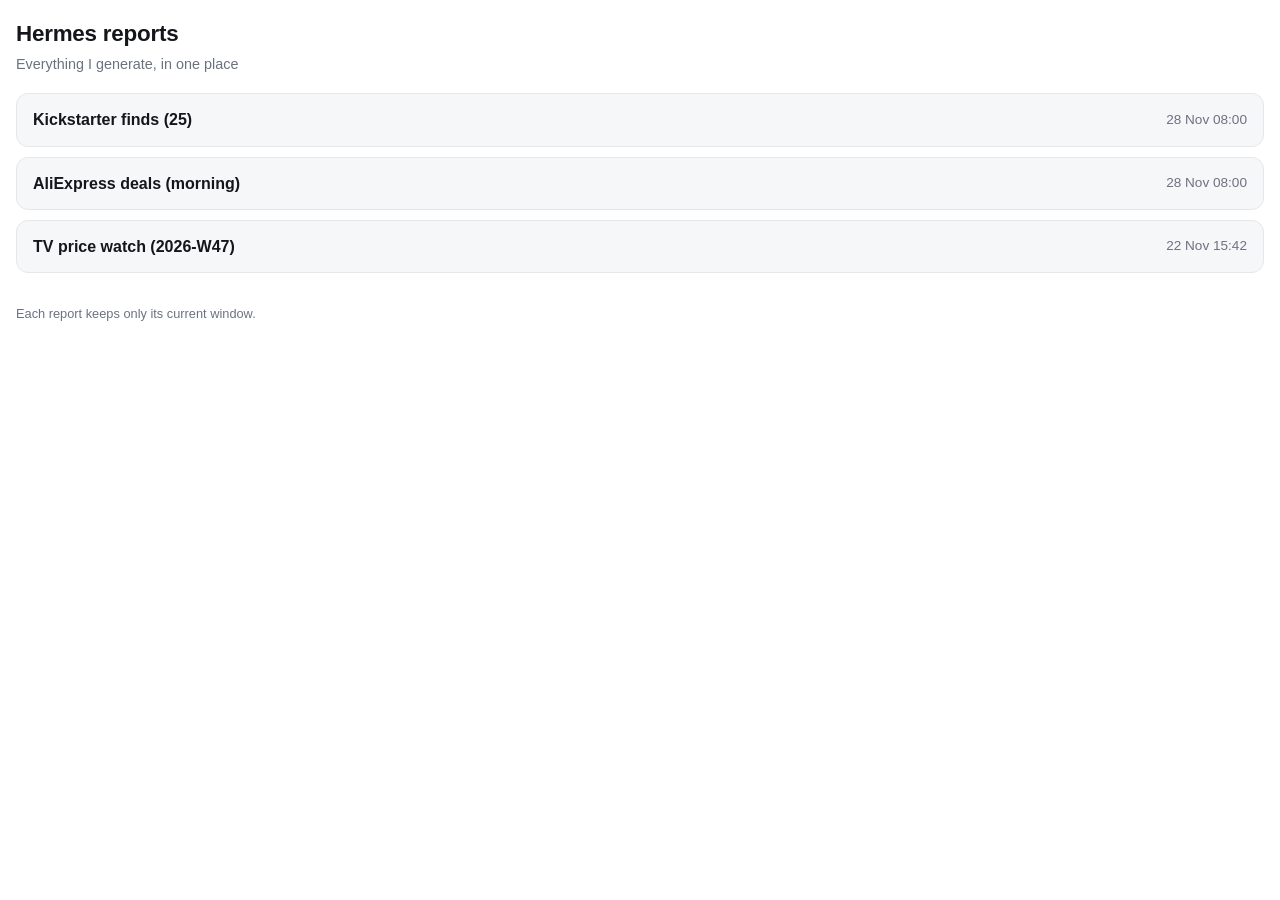
<file: index.html>
<!doctype html>
<html lang="en"><head>
<meta charset="utf-8">
<meta name="viewport" content="width=device-width, initial-scale=1">
<meta name="robots" content="noindex, nofollow">
<title>Hermes reports</title>
<link rel="stylesheet" href="assets/report.css">
</head><body>
<header><h1>Hermes reports</h1><div class="sub">Everything I generate, in one place</div></header>
<div class="list"><a class="row" href="kickstarter/index.html"><span class="name">Kickstarter finds (25)</span><span class="when">28 Nov 08:00</span></a><a class="row" href="deals/index.html"><span class="name">AliExpress deals (morning)</span><span class="when">28 Nov 08:00</span></a><a class="row" href="tv/index.html"><span class="name">TV price watch (2026-W47)</span><span class="when">22 Nov 15:42</span></a></div>
<footer>Each report keeps only its current window.</footer>
</body></html>
</file>
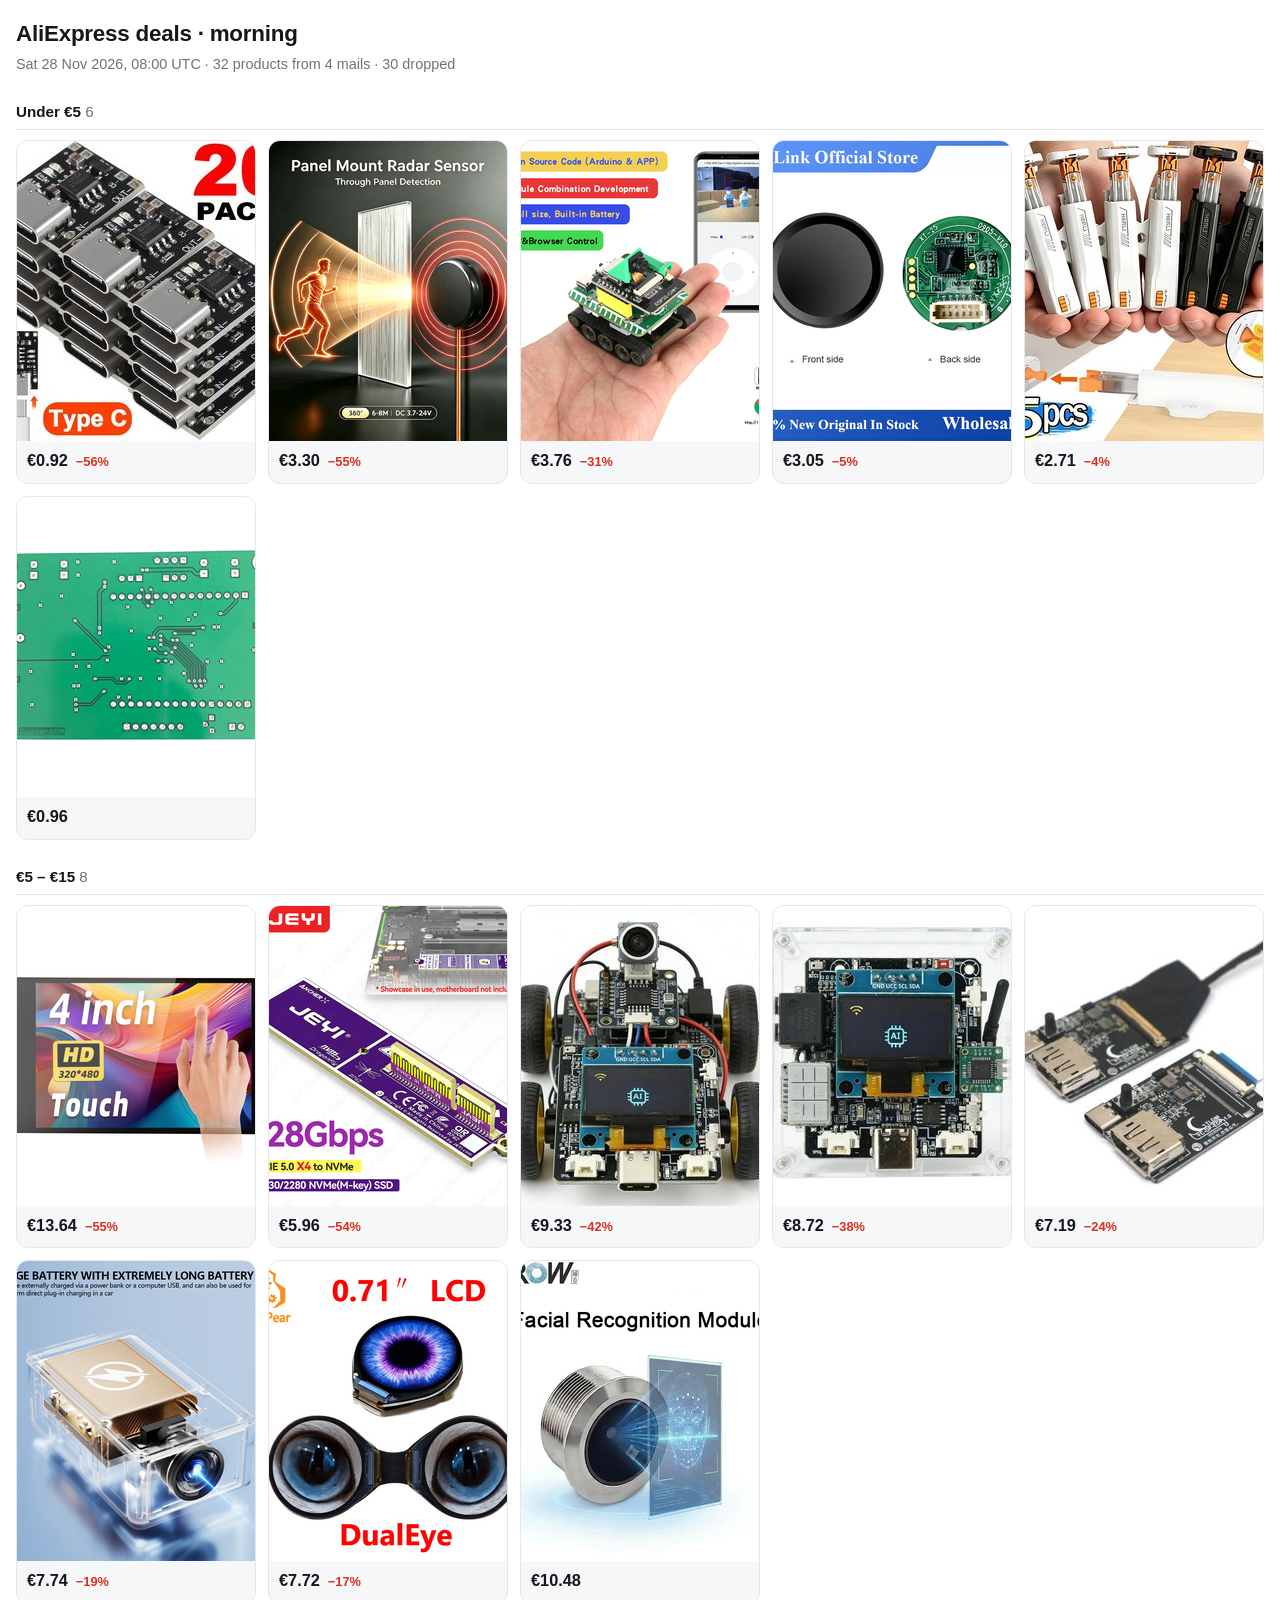
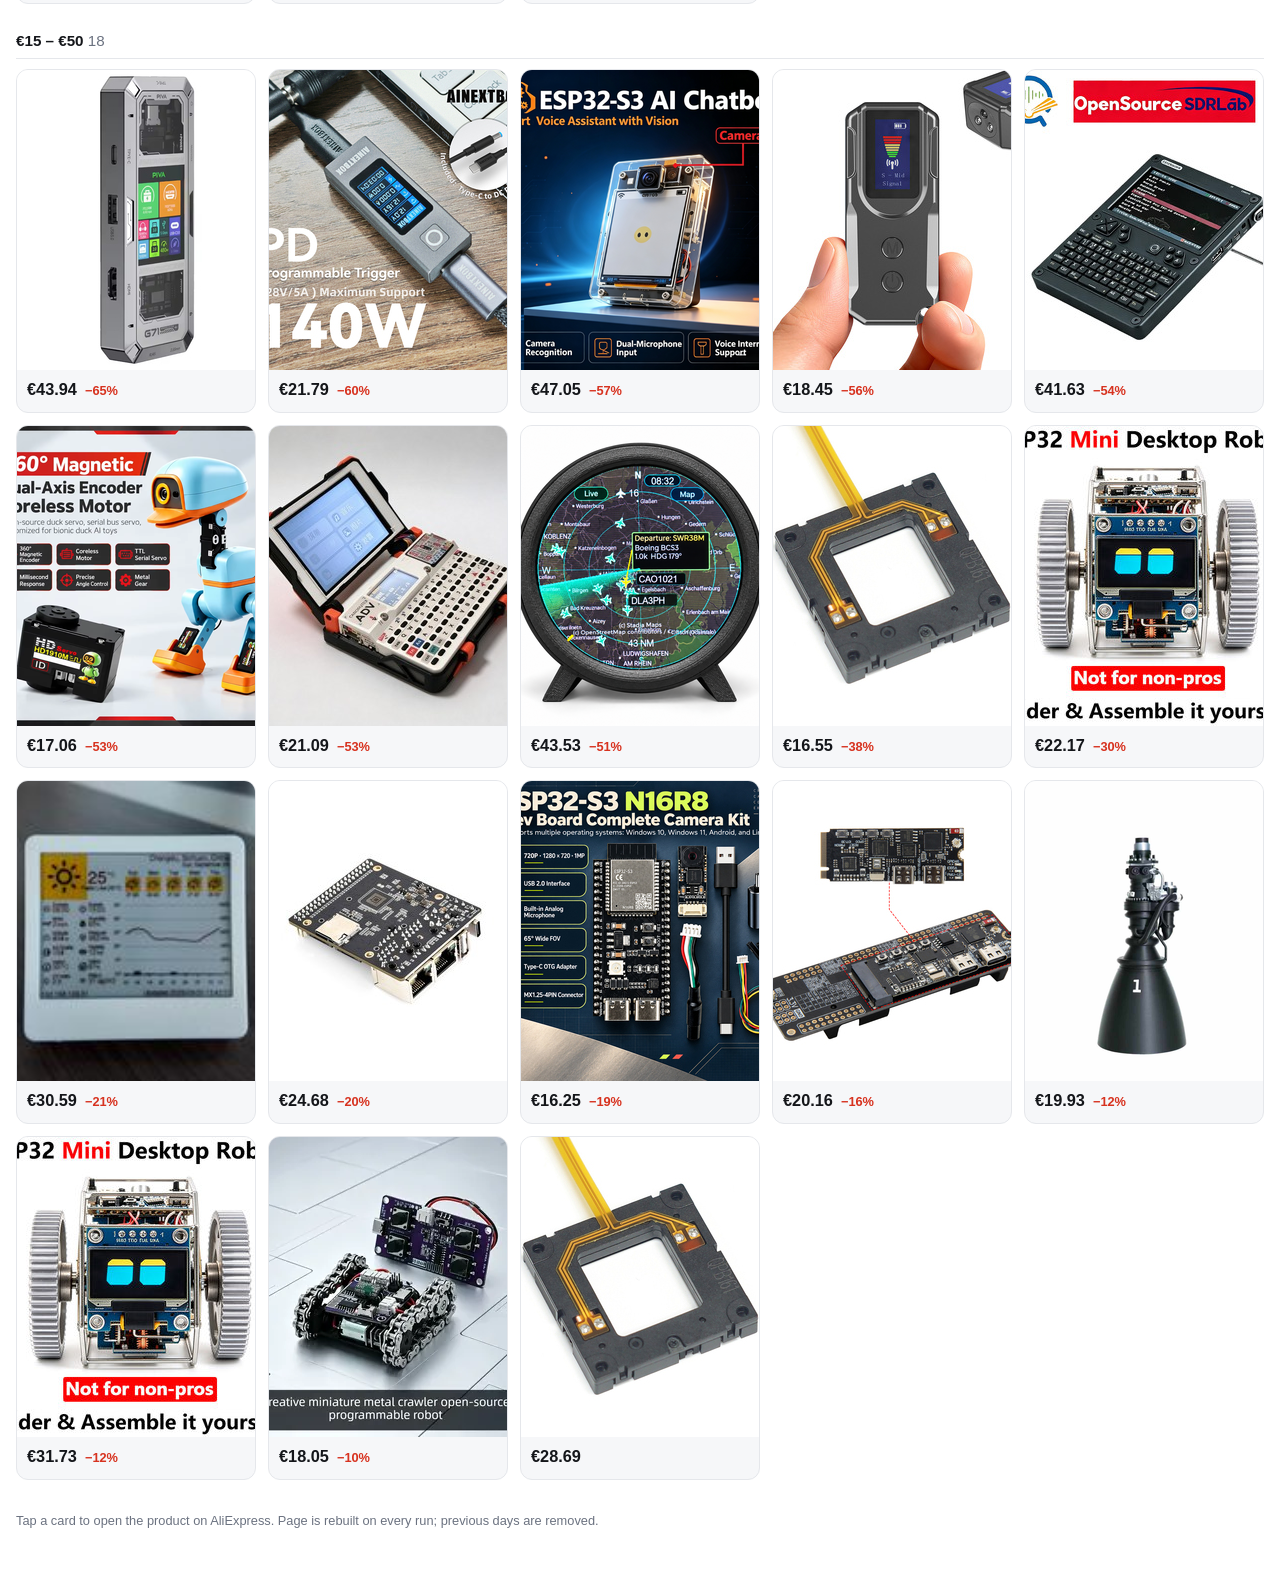
<file: deals/index.html>
<!doctype html>
<html lang="en"><head>
<meta charset="utf-8">
<meta name="viewport" content="width=device-width, initial-scale=1">
<meta name="robots" content="noindex, nofollow">
<title>AliExpress deals — morning (28 Nov)</title>
<link rel="stylesheet" href="../assets/report.css">
</head><body>
<header>
  <h1>AliExpress deals · morning</h1>
  <div class="sub">Sat 28 Nov 2026, 08:00 UTC · 32 products from 4 mails · 30 dropped</div>
</header>
<h2 class="band">Under €5 <span>6</span></h2><div class="grid"><a class="card" href="https://www.aliexpress.com/item/1005012104722935.html" rel="noopener"><img src="img/1005012104722935.jpg" alt="" loading="lazy" width="300" height="300"><div class="meta"><span class="price">€0.92</span><span class="disc">−56%</span></div></a><a class="card" href="https://www.aliexpress.com/item/1005013108601126.html" rel="noopener"><img src="img/1005013108601126.jpg" alt="" loading="lazy" width="300" height="300"><div class="meta"><span class="price">€3.30</span><span class="disc">−55%</span></div></a><a class="card" href="https://www.aliexpress.com/item/1005012721028488.html" rel="noopener"><img src="img/1005012721028488.jpg" alt="" loading="lazy" width="300" height="300"><div class="meta"><span class="price">€3.76</span><span class="disc">−31%</span></div></a><a class="card" href="https://www.aliexpress.com/item/1005009132064423.html" rel="noopener"><img src="img/1005009132064423.jpg" alt="" loading="lazy" width="300" height="300"><div class="meta"><span class="price">€3.05</span><span class="disc">−5%</span></div></a><a class="card" href="https://www.aliexpress.com/item/1005012158069940.html" rel="noopener"><img src="img/1005012158069940.jpg" alt="" loading="lazy" width="300" height="300"><div class="meta"><span class="price">€2.71</span><span class="disc">−4%</span></div></a><a class="card" href="https://www.aliexpress.com/item/1005008937522522.html" rel="noopener"><img src="img/1005008937522522.jpg" alt="" loading="lazy" width="300" height="300"><div class="meta"><span class="price">€0.96</span></div></a></div><h2 class="band">€5 – €15 <span>8</span></h2><div class="grid"><a class="card" href="https://www.aliexpress.com/item/1005009295152503.html" rel="noopener"><img src="img/1005009295152503.png" alt="" loading="lazy" width="300" height="300"><div class="meta"><span class="price">€13.64</span><span class="disc">−55%</span></div></a><a class="card" href="https://www.aliexpress.com/item/1005012517717233.html" rel="noopener"><img src="img/1005012517717233.jpg" alt="" loading="lazy" width="300" height="300"><div class="meta"><span class="price">€5.96</span><span class="disc">−54%</span></div></a><a class="card" href="https://www.aliexpress.com/item/1005012648985530.html" rel="noopener"><img src="img/1005012648985530.jpg" alt="" loading="lazy" width="300" height="300"><div class="meta"><span class="price">€9.33</span><span class="disc">−42%</span></div></a><a class="card" href="https://www.aliexpress.com/item/1005011848717223.html" rel="noopener"><img src="img/1005011848717223.jpg" alt="" loading="lazy" width="300" height="300"><div class="meta"><span class="price">€8.72</span><span class="disc">−38%</span></div></a><a class="card" href="https://www.aliexpress.com/item/1005006283043503.html" rel="noopener"><img src="img/1005006283043503.jpg" alt="" loading="lazy" width="300" height="300"><div class="meta"><span class="price">€7.19</span><span class="disc">−24%</span></div></a><a class="card" href="https://www.aliexpress.com/item/1005010388519825.html" rel="noopener"><img src="img/1005010388519825.jpg" alt="" loading="lazy" width="300" height="300"><div class="meta"><span class="price">€7.74</span><span class="disc">−19%</span></div></a><a class="card" href="https://www.aliexpress.com/item/1005008479724373.html" rel="noopener"><img src="img/1005008479724373.jpg" alt="" loading="lazy" width="300" height="300"><div class="meta"><span class="price">€7.72</span><span class="disc">−17%</span></div></a><a class="card" href="https://www.aliexpress.com/item/1005012653742529.html" rel="noopener"><img src="img/1005012653742529.jpg" alt="" loading="lazy" width="300" height="300"><div class="meta"><span class="price">€10.48</span></div></a></div><h2 class="band">€15 – €50 <span>18</span></h2><div class="grid"><a class="card" href="https://www.aliexpress.com/item/1005010130367968.html" rel="noopener"><img src="img/1005010130367968.jpg" alt="" loading="lazy" width="300" height="300"><div class="meta"><span class="price">€43.94</span><span class="disc">−65%</span></div></a><a class="card" href="https://www.aliexpress.com/item/1005012888254953.html" rel="noopener"><img src="img/1005012888254953.jpg" alt="" loading="lazy" width="300" height="300"><div class="meta"><span class="price">€21.79</span><span class="disc">−60%</span></div></a><a class="card" href="https://www.aliexpress.com/item/1005013177546685.html" rel="noopener"><img src="img/1005013177546685.png" alt="" loading="lazy" width="300" height="300"><div class="meta"><span class="price">€47.05</span><span class="disc">−57%</span></div></a><a class="card" href="https://www.aliexpress.com/item/1005010552170210.html" rel="noopener"><img src="img/1005010552170210.jpg" alt="" loading="lazy" width="300" height="300"><div class="meta"><span class="price">€18.45</span><span class="disc">−56%</span></div></a><a class="card" href="https://www.aliexpress.com/item/1005012595511758.html" rel="noopener"><img src="img/1005012595511758.jpg" alt="" loading="lazy" width="300" height="300"><div class="meta"><span class="price">€41.63</span><span class="disc">−54%</span></div></a><a class="card" href="https://www.aliexpress.com/item/1005013339365496.html" rel="noopener"><img src="img/1005013339365496.png" alt="" loading="lazy" width="300" height="300"><div class="meta"><span class="price">€17.06</span><span class="disc">−53%</span></div></a><a class="card" href="https://www.aliexpress.com/item/1005013641683254.html" rel="noopener"><img src="img/1005013641683254.jpg" alt="" loading="lazy" width="300" height="300"><div class="meta"><span class="price">€21.09</span><span class="disc">−53%</span></div></a><a class="card" href="https://www.aliexpress.com/item/1005013407945060.html" rel="noopener"><img src="img/1005013407945060.png" alt="" loading="lazy" width="300" height="300"><div class="meta"><span class="price">€43.53</span><span class="disc">−51%</span></div></a><a class="card" href="https://www.aliexpress.com/item/1005013326650439.html" rel="noopener"><img src="img/1005013326650439.jpg" alt="" loading="lazy" width="300" height="300"><div class="meta"><span class="price">€16.55</span><span class="disc">−38%</span></div></a><a class="card" href="https://www.aliexpress.com/item/1005006120708226.html" rel="noopener"><img src="img/1005006120708226.jpg" alt="" loading="lazy" width="300" height="300"><div class="meta"><span class="price">€22.17</span><span class="disc">−30%</span></div></a><a class="card" href="https://www.aliexpress.com/item/1005013315168056.html" rel="noopener"><img src="img/1005013315168056.jpg" alt="" loading="lazy" width="300" height="300"><div class="meta"><span class="price">€30.59</span><span class="disc">−21%</span></div></a><a class="card" href="https://www.aliexpress.com/item/1005012584095673.html" rel="noopener"><img src="img/1005012584095673.jpg" alt="" loading="lazy" width="300" height="300"><div class="meta"><span class="price">€24.68</span><span class="disc">−20%</span></div></a><a class="card" href="https://www.aliexpress.com/item/1005012752196500.html" rel="noopener"><img src="img/1005012752196500.jpg" alt="" loading="lazy" width="300" height="300"><div class="meta"><span class="price">€16.25</span><span class="disc">−19%</span></div></a><a class="card" href="https://www.aliexpress.com/item/1005005461906828.html" rel="noopener"><img src="img/1005005461906828.jpg" alt="" loading="lazy" width="300" height="300"><div class="meta"><span class="price">€20.16</span><span class="disc">−16%</span></div></a><a class="card" href="https://www.aliexpress.com/item/1005012186676279.html" rel="noopener"><img src="img/1005012186676279.png" alt="" loading="lazy" width="300" height="300"><div class="meta"><span class="price">€19.93</span><span class="disc">−12%</span></div></a><a class="card" href="https://www.aliexpress.com/item/1005013485478152.html" rel="noopener"><img src="img/1005013485478152.jpg" alt="" loading="lazy" width="300" height="300"><div class="meta"><span class="price">€31.73</span><span class="disc">−12%</span></div></a><a class="card" href="https://www.aliexpress.com/item/1005013399351578.html" rel="noopener"><img src="img/1005013399351578.webp" alt="" loading="lazy" width="300" height="300"><div class="meta"><span class="price">€18.05</span><span class="disc">−10%</span></div></a><a class="card" href="https://www.aliexpress.com/item/1005010358772438.html" rel="noopener"><img src="img/1005010358772438.jpg" alt="" loading="lazy" width="300" height="300"><div class="meta"><span class="price">€28.69</span></div></a></div>
<footer>Tap a card to open the product on AliExpress. Page is rebuilt on every run; previous days are removed.</footer>
</body></html>
</file>
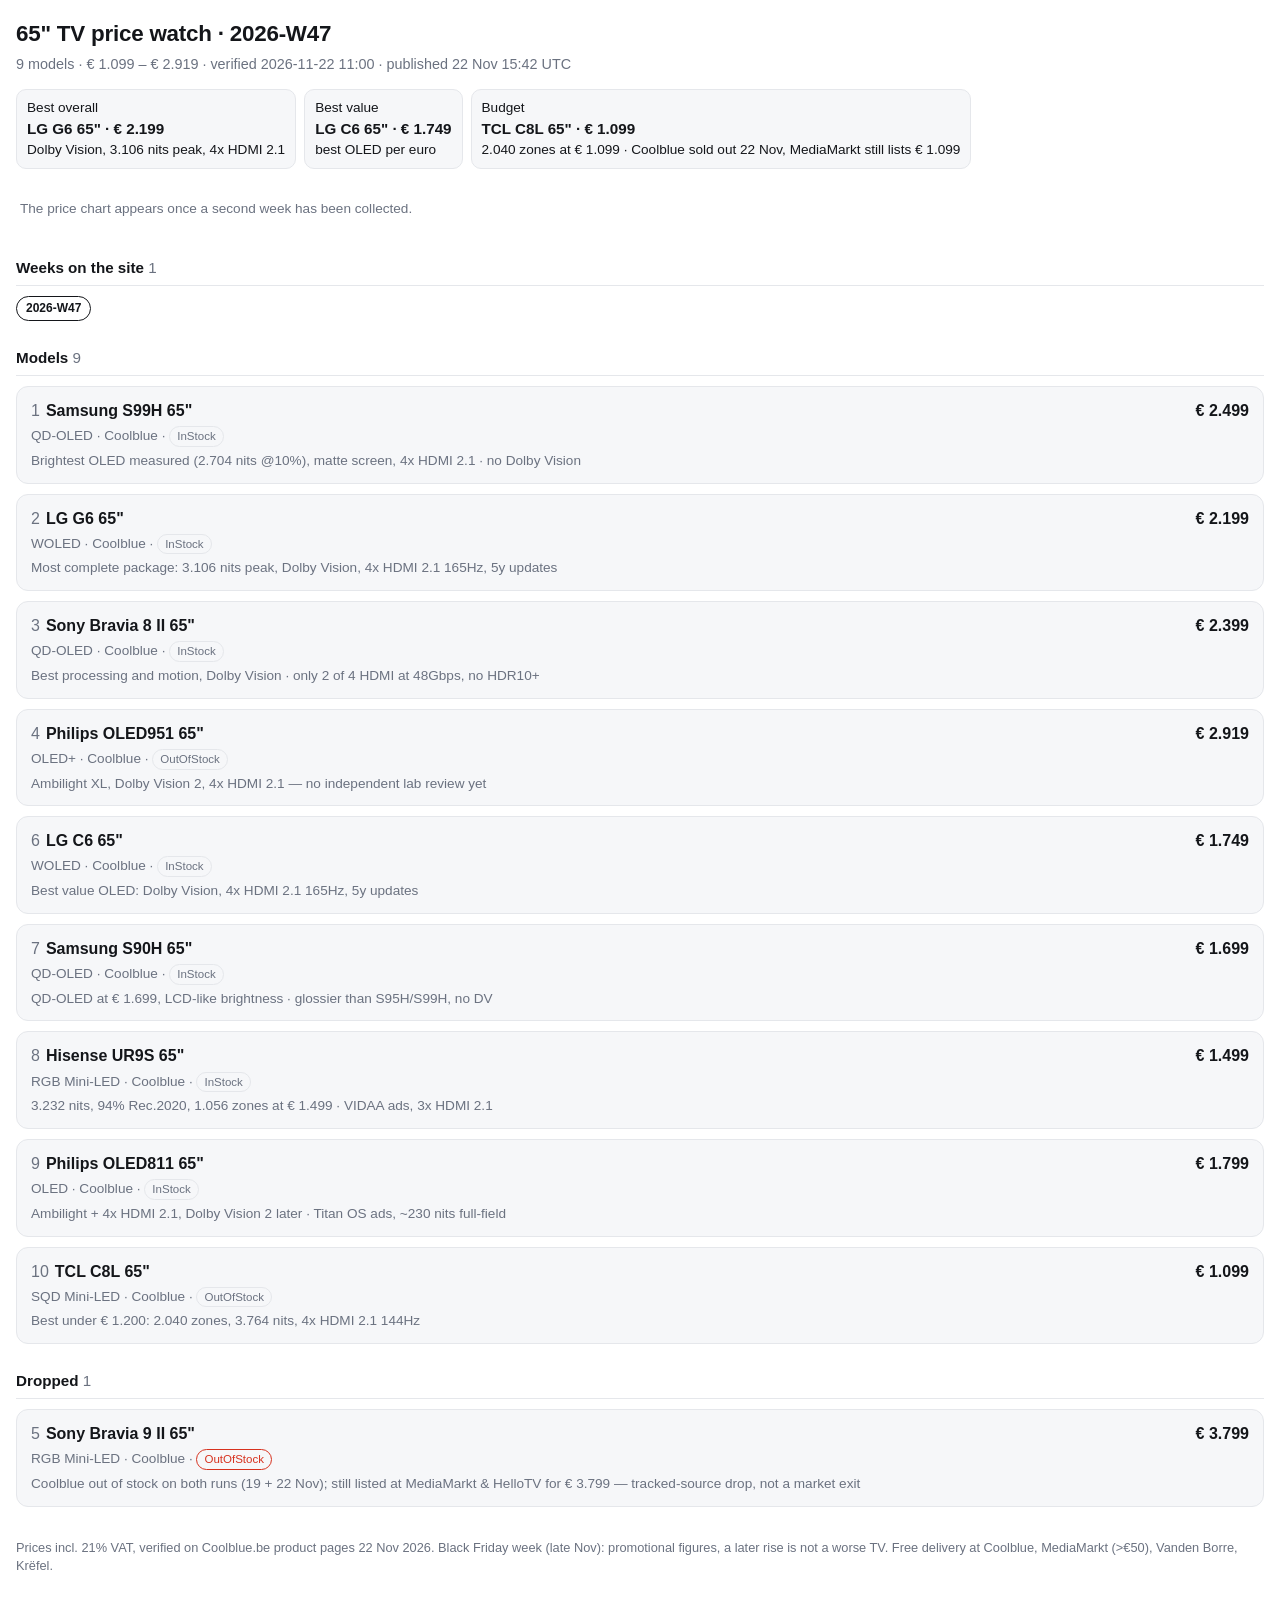
<file: tv/index.html>
<!doctype html>
<html lang="en"><head>
<meta charset="utf-8">
<meta name="viewport" content="width=device-width, initial-scale=1">
<meta name="robots" content="noindex, nofollow">
<title>65&quot; TV price watch — 2026-W47</title>
<link rel="stylesheet" href="../assets/report.css">
</head><body>
<header>
  <h1>65" TV price watch · 2026-W47</h1>
  <div class="sub">9 models · € 1.099 – € 2.919 · verified 2026-11-22 11:00 · published 22 Nov 15:42 UTC</div>
  <div class="chips"><div class="chip">Best overall<b>LG G6 65&quot; · € 2.199</b>Dolby Vision, 3.106 nits peak, 4x HDMI 2.1</div><div class="chip">Best value<b>LG C6 65&quot; · € 1.749</b>best OLED per euro</div><div class="chip">Budget<b>TCL C8L 65&quot; · € 1.099</b>2.040 zones at € 1.099 · Coolblue sold out 22 Nov, MediaMarkt still lists € 1.099</div></div>
</header>
<p class="note">The price chart appears once a second week has been collected.</p>
<h2 class="band">Weeks on the site <span>1</span></h2>
<div class="weeks"><a class="pill cur" href="2026-W47.html">2026-W47</a></div>
<h2 class="band">Models <span>9</span></h2>
<div class="rows"><a class="rrow" href="https://www.coolblue.be/en/product/978717/samsung-oled-65-s99h-2026.html" rel="noopener"><div class="rname"><span class="rank">1</span>Samsung S99H 65&quot;</div><div class="rprice">€ 2.499 </div><div class="rmeta">QD-OLED · Coolblue · <span class="pill">InStock</span><span class="rspark"></span></div><div class="rwhy">Brightest OLED measured (2.704 nits @10%), matte screen, 4x HDMI 2.1 · no Dolby Vision</div></a><a class="rrow" href="https://www.coolblue.be/en/product/977591/lg-oled-evo-65-inches-g6-2026.html" rel="noopener"><div class="rname"><span class="rank">2</span>LG G6 65&quot;</div><div class="rprice">€ 2.199 </div><div class="rmeta">WOLED · Coolblue · <span class="pill">InStock</span><span class="rspark"></span></div><div class="rwhy">Most complete package: 3.106 nits peak, Dolby Vision, 4x HDMI 2.1 165Hz, 5y updates</div></a><a class="rrow" href="https://www.coolblue.be/en/product/962908/sony-bravia-8-ii-65-inches-qd-oled-2025.html" rel="noopener"><div class="rname"><span class="rank">3</span>Sony Bravia 8 II 65&quot;</div><div class="rprice">€ 2.399 </div><div class="rmeta">QD-OLED · Coolblue · <span class="pill">InStock</span><span class="rspark"></span></div><div class="rwhy">Best processing and motion, Dolby Vision · only 2 of 4 HDMI at 48Gbps, no HDR10+</div></a><a class="rrow" href="https://www.coolblue.be/en/product/981675/philips-ambilight-65-oled951-2026.html" rel="noopener"><div class="rname"><span class="rank">4</span>Philips OLED951 65&quot;</div><div class="rprice">€ 2.919 </div><div class="rmeta">OLED+ · Coolblue · <span class="pill">OutOfStock</span><span class="rspark"></span></div><div class="rwhy">Ambilight XL, Dolby Vision 2, 4x HDMI 2.1 — no independent lab review yet</div></a><a class="rrow" href="https://www.coolblue.be/en/product/977596/lg-oled-evo-65-inches-c6-2026.html" rel="noopener"><div class="rname"><span class="rank">6</span>LG C6 65&quot;</div><div class="rprice">€ 1.749 </div><div class="rmeta">WOLED · Coolblue · <span class="pill">InStock</span><span class="rspark"></span></div><div class="rwhy">Best value OLED: Dolby Vision, 4x HDMI 2.1 165Hz, 5y updates</div></a><a class="rrow" href="https://www.coolblue.be/en/product/978726/samsung-oled-65-inches-s90h-2026.html" rel="noopener"><div class="rname"><span class="rank">7</span>Samsung S90H 65&quot;</div><div class="rprice">€ 1.699 </div><div class="rmeta">QD-OLED · Coolblue · <span class="pill">InStock</span><span class="rspark"></span></div><div class="rwhy">QD-OLED at € 1.699, LCD-like brightness · glossier than S95H/S99H, no DV</div></a><a class="rrow" href="https://www.coolblue.be/en/product/979166/hisense-rgb-mini-led-65-inches-ur9s-2026.html" rel="noopener"><div class="rname"><span class="rank">8</span>Hisense UR9S 65&quot;</div><div class="rprice">€ 1.499 </div><div class="rmeta">RGB Mini-LED · Coolblue · <span class="pill">InStock</span><span class="rspark"></span></div><div class="rwhy">3.232 nits, 94% Rec.2020, 1.056 zones at € 1.499 · VIDAA ads, 3x HDMI 2.1</div></a><a class="rrow" href="https://www.coolblue.be/en/product/981672/philips-ambilight-65-inches-oled811-2026.html" rel="noopener"><div class="rname"><span class="rank">9</span>Philips OLED811 65&quot;</div><div class="rprice">€ 1.799 </div><div class="rmeta">OLED · Coolblue · <span class="pill">InStock</span><span class="rspark"></span></div><div class="rwhy">Ambilight + 4x HDMI 2.1, Dolby Vision 2 later · Titan OS ads, ~230 nits full-field</div></a><a class="rrow" href="https://www.coolblue.be/en/product/978446/tcl-sqd-mini-led-65-inches-c89l-2026.html" rel="noopener"><div class="rname"><span class="rank">10</span>TCL C8L 65&quot;</div><div class="rprice">€ 1.099 </div><div class="rmeta">SQD Mini-LED · Coolblue · <span class="pill">OutOfStock</span><span class="rspark"></span></div><div class="rwhy">Best under € 1.200: 2.040 zones, 3.764 nits, 4x HDMI 2.1 144Hz</div></a></div>
<h2 class="band">Dropped <span>1</span></h2><div class="rows"><a class="rrow" href="https://www.coolblue.be/en/product/980691/sony-bravia-9-ii-true-rgb-65-inches-2026.html" rel="noopener"><div class="rname"><span class="rank">5</span>Sony Bravia 9 II 65&quot;</div><div class="rprice">€ 3.799 </div><div class="rmeta">RGB Mini-LED · Coolblue · <span class="pill dropped">OutOfStock</span><span class="rspark"></span></div><div class="rwhy">Coolblue out of stock on both runs (19 + 22 Nov); still listed at MediaMarkt &amp; HelloTV for € 3.799 — tracked-source drop, not a market exit</div></a></div>
<footer>Prices incl. 21% VAT, verified on Coolblue.be product pages 22 Nov 2026. Black Friday week (late Nov): promotional figures, a later rise is not a worse TV. Free delivery at Coolblue, MediaMarkt (&gt;€50), Vanden Borre, Krëfel.</footer>
</body></html>
</file>
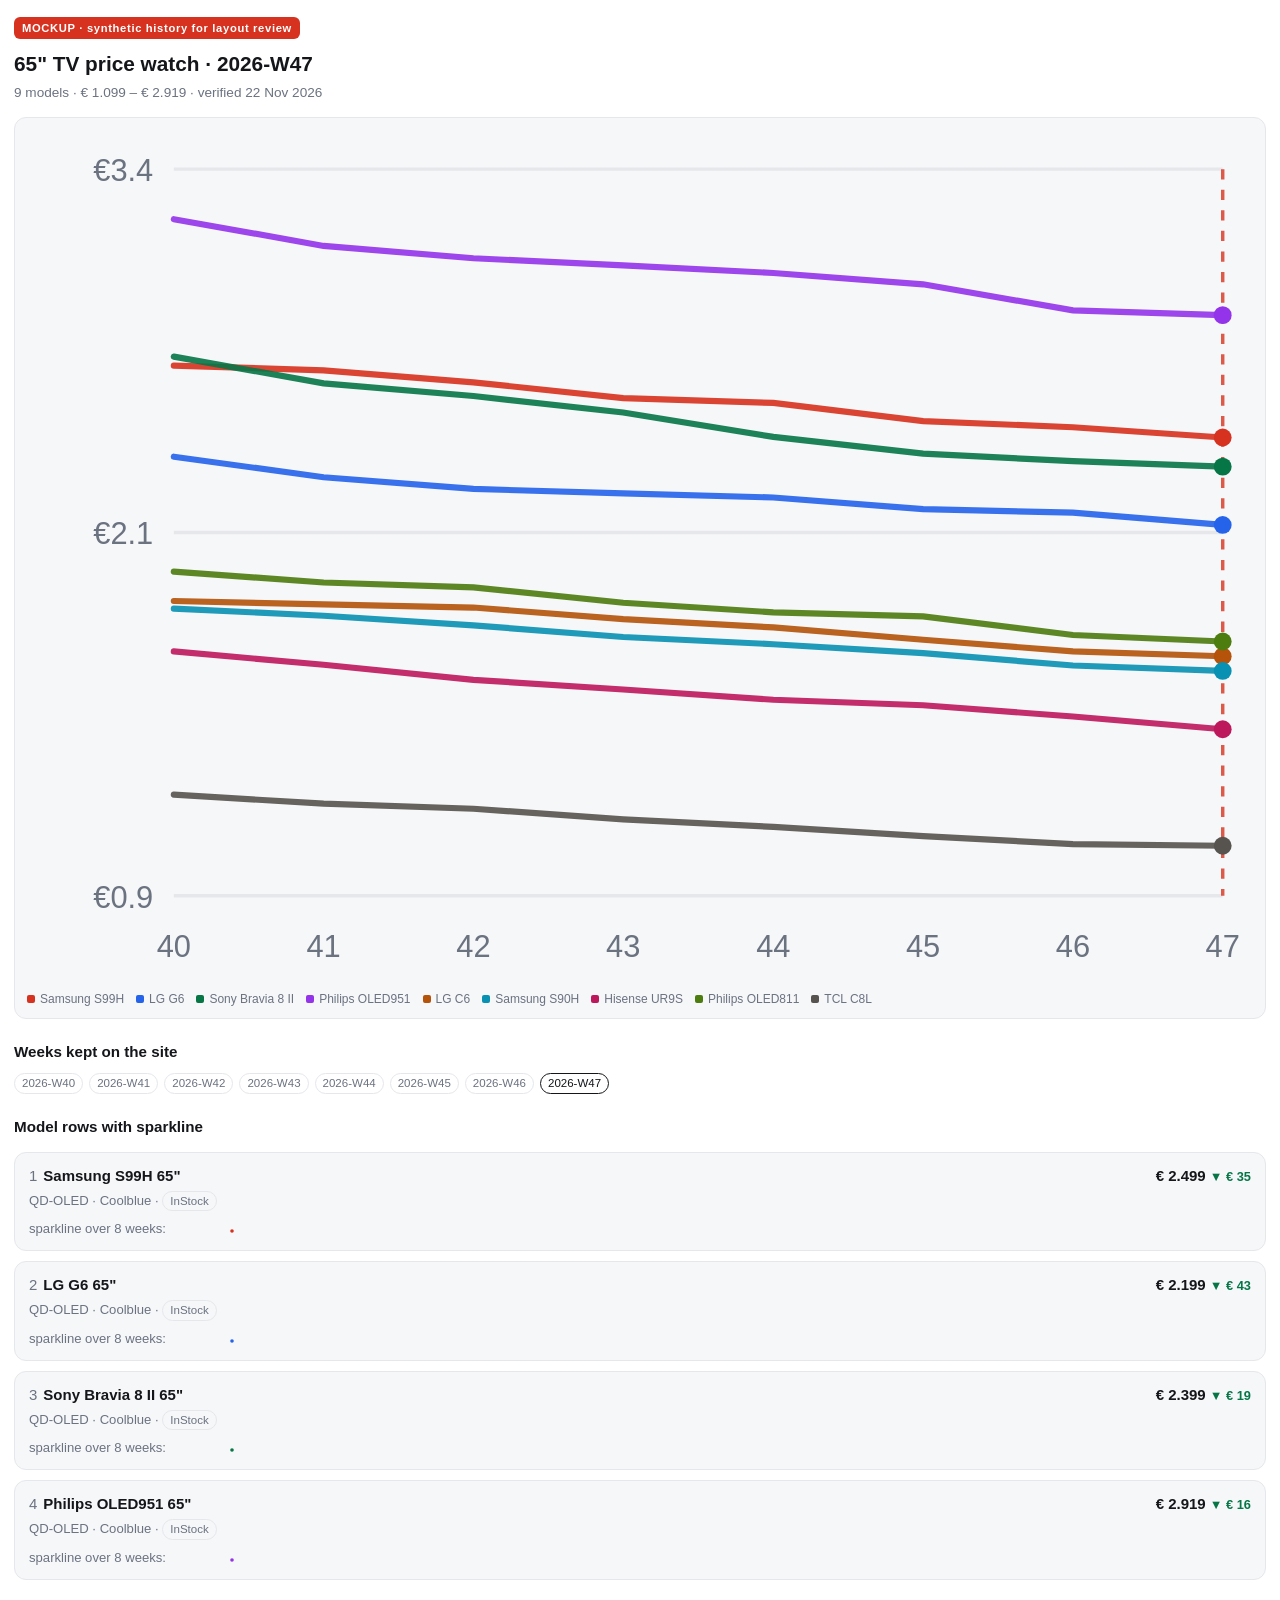
<file: _mockup_tv.html>
<!doctype html><html lang="en"><head><meta charset="utf-8">
<meta name="viewport" content="width=device-width, initial-scale=1">
<title>TV price watch — mockup</title>
<style>
:root{--bg:#fff;--fg:#14161a;--muted:#6b7280;--card:#f6f7f9;--line:#e5e7eb;--accent:#d7321f;--ok:#067647}
@media (prefers-color-scheme:dark){:root{--bg:#0f1115;--fg:#e8eaed;--muted:#9aa0a6;--card:#191c22;--line:#2a2e36;--accent:#ff5a45;--ok:#4ade80}}
*{box-sizing:border-box}body{margin:0;padding:16px 14px 40px;background:var(--bg);color:var(--fg);font:15px/1.45 -apple-system,BlinkMacSystemFont,"Segoe UI",Roboto,sans-serif}
h1{font-size:1.3rem;margin:0 0 4px}.sub{color:var(--muted);font-size:.85rem}
.chart{background:var(--card);border:1px solid var(--line);border-radius:12px;padding:10px 8px 6px;margin:14px 0 8px}
.lgwrap{display:flex;flex-wrap:wrap;gap:8px 12px;font-size:.75rem;color:var(--muted);padding:0 4px 4px}
.lg i{display:inline-block;width:8px;height:8px;border-radius:2px;margin-right:5px}
.pill{display:inline-block;font-size:.72rem;padding:1px 7px;border-radius:999px;border:1px solid var(--line);color:var(--muted);margin-right:6px}
.pill.cur{color:var(--fg);border-color:var(--fg)}
.rows{display:grid;gap:10px;margin-top:14px}
.rrow{display:grid;grid-template-columns:1fr auto;gap:4px 12px;background:var(--card);border:1px solid var(--line);border-radius:12px;padding:12px 14px;text-decoration:none;color:inherit}
.rname{font-weight:650}.rname .rank{color:var(--muted);font-weight:500;margin-right:6px}
.rprice{font-weight:650;text-align:right;white-space:nowrap}
.rmeta,.rwhy{grid-column:1/-1;color:var(--muted);font-size:.82rem}
.delta{font-size:.8rem;font-weight:600}.delta.down{color:var(--ok)}.delta.up{color:var(--accent)}
.mock{background:var(--accent);color:#fff;font-size:.7rem;font-weight:700;letter-spacing:.06em;padding:3px 8px;border-radius:6px;display:inline-block;margin-bottom:10px}
h2{font-size:.95rem;margin:22px 0 8px}
</style></head><body>
<span class="mock">MOCKUP · synthetic history for layout review</span>
<h1>65" TV price watch · 2026-W47</h1>
<div class="sub">9 models · € 1.099 – € 2.919 · verified 22 Nov 2026</div>

<div class="chart">
<svg viewBox="0 0 360 250" width="100%" role="img" aria-label="8-week price history"><line x1="44" y1="224.0" x2="350" y2="224.0" stroke="var(--line)" stroke-width="1"/><text x="38" y="227.5" fill="var(--muted)" font-size="9" text-anchor="end">€0.9</text><line x1="44" y1="118.0" x2="350" y2="118.0" stroke="var(--line)" stroke-width="1"/><text x="38" y="121.5" fill="var(--muted)" font-size="9" text-anchor="end">€2.1</text><line x1="44" y1="12.0" x2="350" y2="12.0" stroke="var(--line)" stroke-width="1"/><text x="38" y="15.5" fill="var(--muted)" font-size="9" text-anchor="end">€3.4</text><text x="44.0" y="242" fill="var(--muted)" font-size="9" text-anchor="middle">40</text><text x="87.7" y="242" fill="var(--muted)" font-size="9" text-anchor="middle">41</text><text x="131.4" y="242" fill="var(--muted)" font-size="9" text-anchor="middle">42</text><text x="175.1" y="242" fill="var(--muted)" font-size="9" text-anchor="middle">43</text><text x="218.9" y="242" fill="var(--muted)" font-size="9" text-anchor="middle">44</text><text x="262.6" y="242" fill="var(--muted)" font-size="9" text-anchor="middle">45</text><text x="306.3" y="242" fill="var(--muted)" font-size="9" text-anchor="middle">46</text><text x="350.0" y="242" fill="var(--muted)" font-size="9" text-anchor="middle">47</text><line x1="350.0" y1="12" x2="350.0" y2="224" stroke="var(--accent)" stroke-width="1" stroke-dasharray="3 3" opacity="0.8"/><path d="M44.0,69.3 L87.7,70.7 L131.4,74.2 L175.1,78.8 L218.9,80.2 L262.6,85.5 L306.3,87.3 L350.0,90.3" fill="none" stroke="#d7321f" stroke-width="1.8" stroke-linecap="round" opacity="0.9"/><circle cx="350.0" cy="90.3" r="2.6" fill="#d7321f"/><path d="M44.0,95.9 L87.7,101.9 L131.4,105.3 L175.1,106.6 L218.9,107.8 L262.6,111.2 L306.3,112.2 L350.0,115.8" fill="none" stroke="#2563eb" stroke-width="1.8" stroke-linecap="round" opacity="0.9"/><circle cx="350.0" cy="115.8" r="2.6" fill="#2563eb"/><path d="M44.0,66.7 L87.7,74.5 L131.4,78.2 L175.1,83.0 L218.9,90.1 L262.6,95.0 L306.3,97.2 L350.0,98.8" fill="none" stroke="#067647" stroke-width="1.8" stroke-linecap="round" opacity="0.9"/><circle cx="350.0" cy="98.8" r="2.6" fill="#067647"/><path d="M44.0,26.6 L87.7,34.4 L131.4,38.0 L175.1,40.1 L218.9,42.3 L262.6,45.6 L306.3,53.2 L350.0,54.6" fill="none" stroke="#9333ea" stroke-width="1.8" stroke-linecap="round" opacity="0.9"/><circle cx="350.0" cy="54.6" r="2.6" fill="#9333ea"/><path d="M44.0,138.0 L87.7,139.0 L131.4,139.9 L175.1,143.3 L218.9,145.7 L262.6,149.3 L306.3,152.7 L350.0,154.1" fill="none" stroke="#b45309" stroke-width="1.8" stroke-linecap="round" opacity="0.9"/><circle cx="350.0" cy="154.1" r="2.6" fill="#b45309"/><path d="M44.0,140.2 L87.7,142.3 L131.4,145.1 L175.1,148.5 L218.9,150.6 L262.6,153.2 L306.3,156.8 L350.0,158.4" fill="none" stroke="#0891b2" stroke-width="1.8" stroke-linecap="round" opacity="0.9"/><circle cx="350.0" cy="158.4" r="2.6" fill="#0891b2"/><path d="M44.0,152.7 L87.7,156.6 L131.4,161.0 L175.1,163.8 L218.9,166.8 L262.6,168.4 L306.3,171.7 L350.0,175.4" fill="none" stroke="#be185d" stroke-width="1.8" stroke-linecap="round" opacity="0.9"/><circle cx="350.0" cy="175.4" r="2.6" fill="#be185d"/><path d="M44.0,129.4 L87.7,132.6 L131.4,134.0 L175.1,138.5 L218.9,141.3 L262.6,142.5 L306.3,147.9 L350.0,149.8" fill="none" stroke="#4d7c0f" stroke-width="1.8" stroke-linecap="round" opacity="0.9"/><circle cx="350.0" cy="149.8" r="2.6" fill="#4d7c0f"/><path d="M44.0,194.5 L87.7,197.1 L131.4,198.6 L175.1,201.7 L218.9,203.9 L262.6,206.6 L306.3,208.9 L350.0,209.4" fill="none" stroke="#57534e" stroke-width="1.8" stroke-linecap="round" opacity="0.9"/><circle cx="350.0" cy="209.4" r="2.6" fill="#57534e"/></svg>
<div class="lgwrap"><span class="lg"><i style="background:#d7321f"></i>Samsung S99H</span><span class="lg"><i style="background:#2563eb"></i>LG G6</span><span class="lg"><i style="background:#067647"></i>Sony Bravia 8 II</span><span class="lg"><i style="background:#9333ea"></i>Philips OLED951</span><span class="lg"><i style="background:#b45309"></i>LG C6</span><span class="lg"><i style="background:#0891b2"></i>Samsung S90H</span><span class="lg"><i style="background:#be185d"></i>Hisense UR9S</span><span class="lg"><i style="background:#4d7c0f"></i>Philips OLED811</span><span class="lg"><i style="background:#57534e"></i>TCL C8L</span></div>
</div>

<h2>Weeks kept on the site</h2>
<div><span class="pill">2026-W40</span><span class="pill">2026-W41</span><span class="pill">2026-W42</span><span class="pill">2026-W43</span><span class="pill">2026-W44</span><span class="pill">2026-W45</span><span class="pill">2026-W46</span><span class="pill cur">2026-W47</span></div>

<h2>Model rows with sparkline</h2>
<div class="rows"><a class="rrow" href="#"><div class="rname"><span class="rank">1</span>Samsung S99H 65"</div>
<div class="rprice">€ 2.499 <span class="delta down">▼ € 35</span></div>
<div class="rmeta">QD-OLED · Coolblue · <span class="pill">InStock</span></div>
<div class="rwhy">sparkline over 8 weeks: <svg width="64" height="18" viewBox="0 0 64 18" aria-hidden="true"><path d="M2.0.2.0 L10.6.2.9 L19.1.5.2 L27.7.8.3 L36.3.9.3 L44.9.12.8 L53.4.14.0 L62.0.16.0" fill="none" stroke="#d7321f" stroke-width="1.6" stroke-linecap="round"/><circle cx="62.0" cy="16.0" r="1.8" fill="#d7321f"/></svg></div></a><a class="rrow" href="#"><div class="rname"><span class="rank">2</span>LG G6 65"</div>
<div class="rprice">€ 2.199 <span class="delta down">▼ € 43</span></div>
<div class="rmeta">QD-OLED · Coolblue · <span class="pill">InStock</span></div>
<div class="rwhy">sparkline over 8 weeks: <svg width="64" height="18" viewBox="0 0 64 18" aria-hidden="true"><path d="M2.0.2.0 L10.6.6.2 L19.1.8.6 L27.7.9.5 L36.3.10.4 L44.9.12.7 L53.4.13.4 L62.0.16.0" fill="none" stroke="#2563eb" stroke-width="1.6" stroke-linecap="round"/><circle cx="62.0" cy="16.0" r="1.8" fill="#2563eb"/></svg></div></a><a class="rrow" href="#"><div class="rname"><span class="rank">3</span>Sony Bravia 8 II 65"</div>
<div class="rprice">€ 2.399 <span class="delta down">▼ € 19</span></div>
<div class="rmeta">QD-OLED · Coolblue · <span class="pill">InStock</span></div>
<div class="rwhy">sparkline over 8 weeks: <svg width="64" height="18" viewBox="0 0 64 18" aria-hidden="true"><path d="M2.0.2.0 L10.6.5.4 L19.1.7.0 L27.7.9.1 L36.3.12.2 L44.9.14.3 L53.4.15.3 L62.0.16.0" fill="none" stroke="#067647" stroke-width="1.6" stroke-linecap="round"/><circle cx="62.0" cy="16.0" r="1.8" fill="#067647"/></svg></div></a><a class="rrow" href="#"><div class="rname"><span class="rank">4</span>Philips OLED951 65"</div>
<div class="rprice">€ 2.919 <span class="delta down">▼ € 16</span></div>
<div class="rmeta">QD-OLED · Coolblue · <span class="pill">InStock</span></div>
<div class="rwhy">sparkline over 8 weeks: <svg width="64" height="18" viewBox="0 0 64 18" aria-hidden="true"><path d="M2.0.2.0 L10.6.5.9 L19.1.7.7 L27.7.8.7 L36.3.9.8 L44.9.11.5 L53.4.15.3 L62.0.16.0" fill="none" stroke="#9333ea" stroke-width="1.6" stroke-linecap="round"/><circle cx="62.0" cy="16.0" r="1.8" fill="#9333ea"/></svg></div></a></div>
</body></html>
</file>
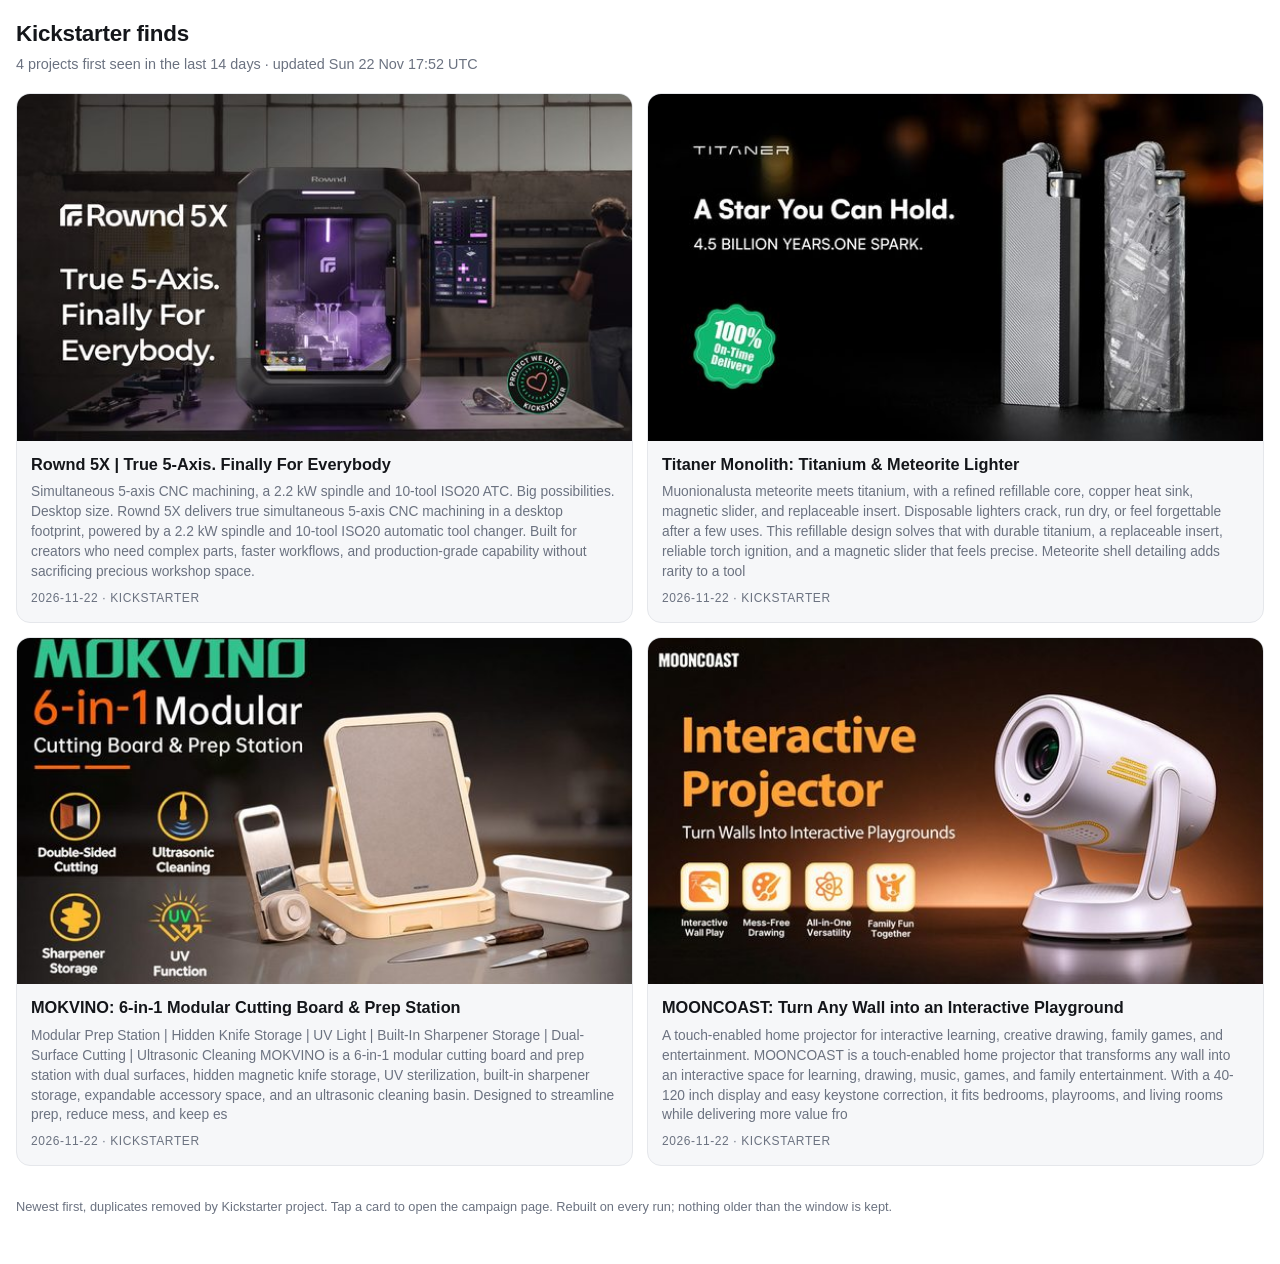
<file: _preview_ks.html>
<!doctype html>
<html lang="en"><head>
<meta charset="utf-8">
<meta name="viewport" content="width=device-width, initial-scale=1">
<meta name="robots" content="noindex, nofollow">
<title>Kickstarter finds — 22 Nov 2026</title>
<style>/* Shared stylesheet for every Hermes report page.
   One file so all reports look identical on the phone. */
:root {
  --bg: #ffffff;
  --fg: #14161a;
  --muted: #6b7280;
  --card: #f6f7f9;
  --line: #e5e7eb;
  --accent: #d7321f;
  --ok: #067647;
}
@media (prefers-color-scheme: dark) {
  :root {
    --bg: #0f1115;
    --fg: #e8eaed;
    --muted: #9aa0a6;
    --card: #191c22;
    --line: #2a2e36;
    --accent: #ff5a45;
    --ok: #4ade80;
  }
}
* { box-sizing: border-box; }
body {
  margin: 0;
  padding: 18px 16px 48px;
  background: var(--bg);
  color: var(--fg);
  font: 16px/1.45 -apple-system, BlinkMacSystemFont, "Segoe UI", Roboto, sans-serif;
  -webkit-text-size-adjust: 100%;
}
header { margin-bottom: 18px; }
h1 { font-size: 1.4rem; margin: 0 0 4px; letter-spacing: -0.01em; }
.sub { color: var(--muted); font-size: 0.9rem; }
a { color: inherit; text-decoration: none; }

.grid {
  display: grid;
  grid-template-columns: repeat(2, 1fr);
  gap: 12px;
}
@media (min-width: 620px) { .grid { grid-template-columns: repeat(3, 1fr); } }
@media (min-width: 900px) { .grid { grid-template-columns: repeat(5, 1fr); } }

.card {
  background: var(--card);
  border: 1px solid var(--line);
  border-radius: 12px;
  overflow: hidden;
  display: flex;
  flex-direction: column;
}
.card:active { transform: scale(0.985); }
.card img {
  width: 100%;
  aspect-ratio: 1 / 1;
  object-fit: cover;
  display: block;
  background: #fff;
}
.card .meta {
  padding: 8px 10px 10px;
  display: flex;
  align-items: baseline;
  gap: 8px;
  flex-wrap: wrap;
}
.price { font-weight: 650; font-size: 1.02rem; }
.disc {
  color: var(--accent);
  font-size: 0.8rem;
  font-weight: 600;
}
.band {
  margin: 26px 0 10px;
  font-size: 0.95rem;
  font-weight: 650;
  color: var(--fg);
  border-bottom: 1px solid var(--line);
  padding-bottom: 6px;
}
.band span { color: var(--muted); font-weight: 400; }

/* index page */
.list { display: grid; gap: 10px; }
.row {
  display: flex;
  justify-content: space-between;
  align-items: center;
  gap: 12px;
  background: var(--card);
  border: 1px solid var(--line);
  border-radius: 12px;
  padding: 14px 16px;
}
.row .name { font-weight: 600; }
.row .when { color: var(--muted); font-size: 0.85rem; }
.empty { color: var(--muted); padding: 24px 0; }
footer { margin-top: 32px; color: var(--muted); font-size: 0.8rem; }

/* report rows with a value column (price watch, status lists) */
.rows { display: grid; gap: 10px; }
.rrow {
  display: grid;
  grid-template-columns: 1fr auto;
  gap: 4px 12px;
  background: var(--card);
  border: 1px solid var(--line);
  border-radius: 12px;
  padding: 12px 14px;
}
.rrow:active { transform: scale(0.99); }
.rname { font-weight: 650; }
.rname .rank { color: var(--muted); font-weight: 500; margin-right: 6px; }
.rprice { font-weight: 650; text-align: right; white-space: nowrap; }
.rmeta { color: var(--muted); font-size: 0.85rem; grid-column: 1 / -1; }
.rwhy { color: var(--muted); font-size: 0.85rem; grid-column: 1 / -1; }
.delta { font-size: 0.85rem; font-weight: 600; }
.delta.down { color: var(--ok); }
.delta.up { color: var(--accent); }
.pill {
  display: inline-block; font-size: 0.72rem; padding: 1px 7px;
  border-radius: 999px; border: 1px solid var(--line); color: var(--muted);
}
.pill.dropped { color: var(--accent); border-color: var(--accent); }
.chips { display: flex; flex-wrap: wrap; gap: 8px; margin: 14px 0 6px; }
.chip {
  background: var(--card); border: 1px solid var(--line); border-radius: 10px;
  padding: 8px 10px; font-size: 0.85rem;
}
.chip b { display: block; font-size: 0.95rem; }

/* price-watch: chart, week pills, sparklines, archive table */
.chart {
  background: var(--card); border: 1px solid var(--line); border-radius: 12px;
  padding: 10px 8px 6px; margin: 14px 0 4px;
}
.lgwrap { display: flex; flex-wrap: wrap; gap: 6px 12px; font-size: 0.75rem; color: var(--muted); padding: 0 4px 4px; }
.lg i { display: inline-block; width: 8px; height: 8px; border-radius: 2px; margin-right: 5px; }
.weeks { display: flex; flex-wrap: wrap; gap: 6px; margin: 4px 0 0; }
.weeks .pill { margin: 0; padding: 3px 9px; font-size: 0.75rem; }
.pill.cur { color: var(--fg); border-color: var(--fg); font-weight: 600; }
.rspark { float: right; }
.rspark svg { display: block; }
.tablewrap { overflow-x: auto; -webkit-overflow-scrolling: touch; }
.grid-table { border-collapse: collapse; font-size: 0.85rem; font-variant-numeric: tabular-nums; width: 100%; }
.grid-table th, .grid-table td { padding: 7px 8px; border-bottom: 1px solid var(--line); text-align: right; white-space: nowrap; }
.grid-table th:first-child, .grid-table td:first-child { text-align: left; }
.grid-table td.nw { white-space: normal; min-width: 150px; }
.grid-table th { color: var(--muted); font-weight: 600; font-size: 0.78rem; }
.grid-table .cur { background: color-mix(in srgb, var(--accent) 10%, transparent); }
.note { color: var(--muted); font-size: 0.85rem; padding: 12px 4px; }

/* kickstarter cards: image on top, text below */
.ksgrid { display: grid; gap: 14px; }
@media (min-width: 700px) { .ksgrid { grid-template-columns: 1fr 1fr; } }
.kscard {
  display: block; background: var(--card); border: 1px solid var(--line);
  border-radius: 14px; overflow: hidden;
}
.kscard:active { transform: scale(0.99); }
.kscard img { width: 100%; height: auto; display: block; background: #fff; }
.ksbody { padding: 12px 14px 14px; }
.kstitle { font-weight: 650; font-size: 1.02rem; margin-bottom: 6px; }
.ksdesc { color: var(--muted); font-size: 0.86rem; }
.ksmeta { color: var(--muted); font-size: 0.75rem; margin-top: 8px; text-transform: uppercase; letter-spacing: .05em; }
</style>
</head><body>
<header>
  <h1>Kickstarter finds</h1>
  <div class="sub">4 projects first seen in the last 14 days · updated Sun 22 Nov 17:52 UTC</div>
</header>
<div class="ksgrid"><a class="kscard" href="https://www.kickstarter.com/projects/rowndprecision/rownd-5x" rel="noopener"><img src="[data-uri]" alt="" loading="lazy" width="600"><div class="ksbody"><div class="kstitle">Rownd 5X | True 5-Axis. Finally For Everybody</div><div class="ksdesc">Simultaneous 5-axis CNC machining, a 2.2 kW spindle and 10-tool ISO20 ATC. Big possibilities. Desktop size. Rownd 5X delivers true simultaneous 5-axis CNC machining in a desktop footprint, powered by a 2.2 kW spindle and 10-tool ISO20 automatic tool changer. Built for creators who need complex parts, faster workflows, and production-grade capability without sacrificing precious workshop space.</div><div class="ksmeta">2026-11-22 · Kickstarter</div></div></a><a class="kscard" href="https://www.kickstarter.com/projects/271024582/titaner-monolith-titanium-and-meteorite-lighter" rel="noopener"><img src="[data-uri]" alt="" loading="lazy" width="600"><div class="ksbody"><div class="kstitle">Titaner Monolith: Titanium &amp; Meteorite Lighter</div><div class="ksdesc">Muonionalusta meteorite meets titanium, with a refined refillable core, copper heat sink, magnetic slider, and replaceable insert. Disposable lighters crack, run dry, or feel forgettable after a few uses. This refillable design solves that with durable titanium, a replaceable insert, reliable torch ignition, and a magnetic slider that feels precise. Meteorite shell detailing adds rarity to a tool </div><div class="ksmeta">2026-11-22 · Kickstarter</div></div></a><a class="kscard" href="https://www.kickstarter.com/projects/mokvino/mokvino-6-in-1-modular-cutting-board-and-prep-station" rel="noopener"><img src="[data-uri]" alt="" loading="lazy" width="600"><div class="ksbody"><div class="kstitle">MOKVINO: 6-in-1 Modular Cutting Board &amp; Prep Station</div><div class="ksdesc">Modular Prep Station | Hidden Knife Storage | UV Light | Built-In Sharpener Storage | Dual-Surface Cutting | Ultrasonic Cleaning MOKVINO is a 6-in-1 modular cutting board and prep station with dual surfaces, hidden magnetic knife storage, UV sterilization, built-in sharpener storage, expandable accessory space, and an ultrasonic cleaning basin. Designed to streamline prep, reduce mess, and keep es</div><div class="ksmeta">2026-11-22 · Kickstarter</div></div></a><a class="kscard" href="https://www.kickstarter.com/projects/mooncoast/mooncoast-turn-any-wall-into-an-interactive-playground" rel="noopener"><img src="[data-uri]" alt="" loading="lazy" width="600"><div class="ksbody"><div class="kstitle">MOONCOAST: Turn Any Wall into an Interactive Playground</div><div class="ksdesc">A touch-enabled home projector for interactive learning, creative drawing, family games, and entertainment. MOONCOAST is a touch-enabled home projector that transforms any wall into an interactive space for learning, drawing, music, games, and family entertainment. With a 40-120 inch display and easy keystone correction, it fits bedrooms, playrooms, and living rooms while delivering more value fro</div><div class="ksmeta">2026-11-22 · Kickstarter</div></div></a></div>
<footer>Newest first, duplicates removed by Kickstarter project. Tap a card to open the campaign page. Rebuilt on every run; nothing older than the window is kept.</footer>
</body></html>
</file>
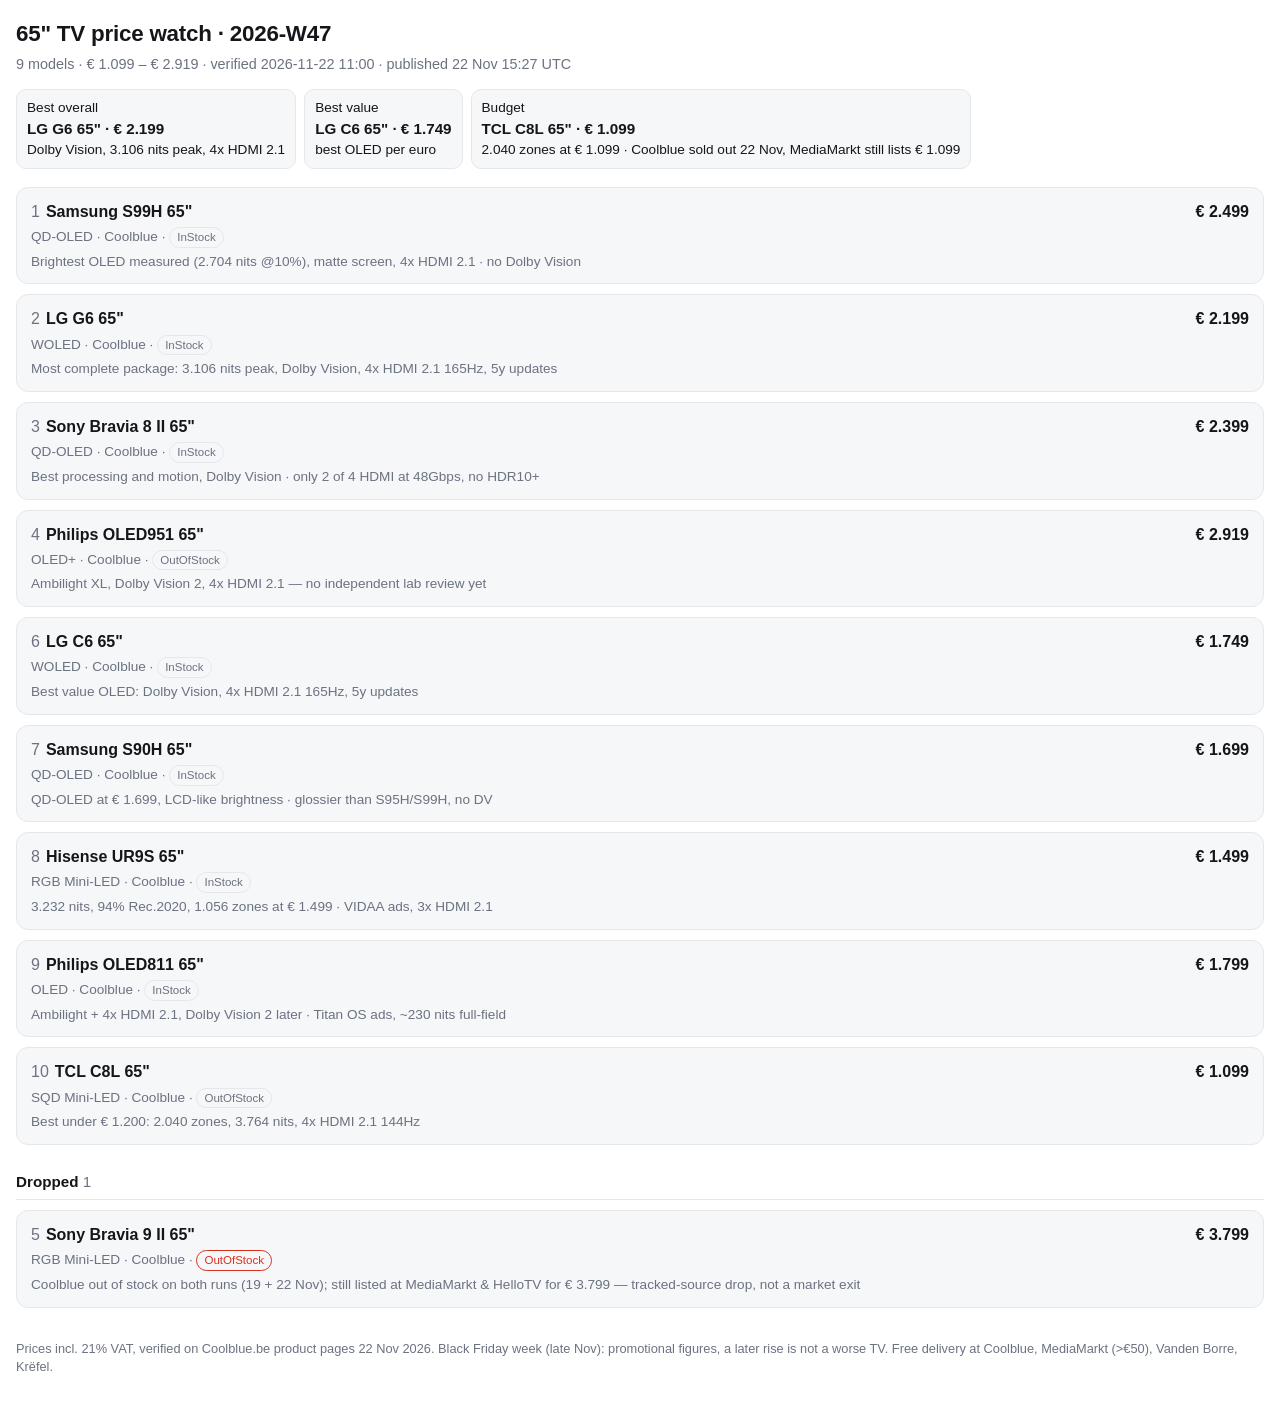
<file: _preview_tv.html>
<!doctype html>
<html lang="en"><head>
<meta charset="utf-8">
<meta name="viewport" content="width=device-width, initial-scale=1">
<meta name="robots" content="noindex, nofollow">
<title>65" TV price watch — 2026-W47</title>
<style>/* Shared stylesheet for every Hermes report page.
   One file so all reports look identical on the phone. */
:root {
  --bg: #ffffff;
  --fg: #14161a;
  --muted: #6b7280;
  --card: #f6f7f9;
  --line: #e5e7eb;
  --accent: #d7321f;
  --ok: #067647;
}
@media (prefers-color-scheme: dark) {
  :root {
    --bg: #0f1115;
    --fg: #e8eaed;
    --muted: #9aa0a6;
    --card: #191c22;
    --line: #2a2e36;
    --accent: #ff5a45;
    --ok: #4ade80;
  }
}
* { box-sizing: border-box; }
body {
  margin: 0;
  padding: 18px 16px 48px;
  background: var(--bg);
  color: var(--fg);
  font: 16px/1.45 -apple-system, BlinkMacSystemFont, "Segoe UI", Roboto, sans-serif;
  -webkit-text-size-adjust: 100%;
}
header { margin-bottom: 18px; }
h1 { font-size: 1.4rem; margin: 0 0 4px; letter-spacing: -0.01em; }
.sub { color: var(--muted); font-size: 0.9rem; }
a { color: inherit; text-decoration: none; }

.grid {
  display: grid;
  grid-template-columns: repeat(2, 1fr);
  gap: 12px;
}
@media (min-width: 620px) { .grid { grid-template-columns: repeat(3, 1fr); } }
@media (min-width: 900px) { .grid { grid-template-columns: repeat(5, 1fr); } }

.card {
  background: var(--card);
  border: 1px solid var(--line);
  border-radius: 12px;
  overflow: hidden;
  display: flex;
  flex-direction: column;
}
.card:active { transform: scale(0.985); }
.card img {
  width: 100%;
  aspect-ratio: 1 / 1;
  object-fit: cover;
  display: block;
  background: #fff;
}
.card .meta {
  padding: 8px 10px 10px;
  display: flex;
  align-items: baseline;
  gap: 8px;
  flex-wrap: wrap;
}
.price { font-weight: 650; font-size: 1.02rem; }
.disc {
  color: var(--accent);
  font-size: 0.8rem;
  font-weight: 600;
}
.band {
  margin: 26px 0 10px;
  font-size: 0.95rem;
  font-weight: 650;
  color: var(--fg);
  border-bottom: 1px solid var(--line);
  padding-bottom: 6px;
}
.band span { color: var(--muted); font-weight: 400; }

/* index page */
.list { display: grid; gap: 10px; }
.row {
  display: flex;
  justify-content: space-between;
  align-items: center;
  gap: 12px;
  background: var(--card);
  border: 1px solid var(--line);
  border-radius: 12px;
  padding: 14px 16px;
}
.row .name { font-weight: 600; }
.row .when { color: var(--muted); font-size: 0.85rem; }
.empty { color: var(--muted); padding: 24px 0; }
footer { margin-top: 32px; color: var(--muted); font-size: 0.8rem; }

/* report rows with a value column (price watch, status lists) */
.rows { display: grid; gap: 10px; }
.rrow {
  display: grid;
  grid-template-columns: 1fr auto;
  gap: 4px 12px;
  background: var(--card);
  border: 1px solid var(--line);
  border-radius: 12px;
  padding: 12px 14px;
}
.rrow:active { transform: scale(0.99); }
.rname { font-weight: 650; }
.rname .rank { color: var(--muted); font-weight: 500; margin-right: 6px; }
.rprice { font-weight: 650; text-align: right; white-space: nowrap; }
.rmeta { color: var(--muted); font-size: 0.85rem; grid-column: 1 / -1; }
.rwhy { color: var(--muted); font-size: 0.85rem; grid-column: 1 / -1; }
.delta { font-size: 0.85rem; font-weight: 600; }
.delta.down { color: var(--ok); }
.delta.up { color: var(--accent); }
.pill {
  display: inline-block; font-size: 0.72rem; padding: 1px 7px;
  border-radius: 999px; border: 1px solid var(--line); color: var(--muted);
}
.pill.dropped { color: var(--accent); border-color: var(--accent); }
.chips { display: flex; flex-wrap: wrap; gap: 8px; margin: 14px 0 6px; }
.chip {
  background: var(--card); border: 1px solid var(--line); border-radius: 10px;
  padding: 8px 10px; font-size: 0.85rem;
}
.chip b { display: block; font-size: 0.95rem; }
</style>
</head><body>
<header>
  <h1>65" TV price watch · 2026-W47</h1>
  <div class="sub">9 models · € 1.099 – € 2.919 · verified 2026-11-22 11:00 · published 22 Nov 15:27 UTC</div>
  <div class="chips"><div class="chip">Best overall<b>LG G6 65&quot; · € 2.199</b>Dolby Vision, 3.106 nits peak, 4x HDMI 2.1</div><div class="chip">Best value<b>LG C6 65&quot; · € 1.749</b>best OLED per euro</div><div class="chip">Budget<b>TCL C8L 65&quot; · € 1.099</b>2.040 zones at € 1.099 · Coolblue sold out 22 Nov, MediaMarkt still lists € 1.099</div></div>
</header>
<div class="rows">
<a class="rrow" href="https://www.coolblue.be/en/product/978717/samsung-oled-65-s99h-2026.html" rel="noopener"><div class="rname"><span class="rank">1</span>Samsung S99H 65&quot;</div><div class="rprice">€ 2.499 </div><div class="rmeta">QD-OLED · Coolblue · <span class="pill">InStock</span></div><div class="rwhy">Brightest OLED measured (2.704 nits @10%), matte screen, 4x HDMI 2.1 · no Dolby Vision</div></a><a class="rrow" href="https://www.coolblue.be/en/product/977591/lg-oled-evo-65-inches-g6-2026.html" rel="noopener"><div class="rname"><span class="rank">2</span>LG G6 65&quot;</div><div class="rprice">€ 2.199 </div><div class="rmeta">WOLED · Coolblue · <span class="pill">InStock</span></div><div class="rwhy">Most complete package: 3.106 nits peak, Dolby Vision, 4x HDMI 2.1 165Hz, 5y updates</div></a><a class="rrow" href="https://www.coolblue.be/en/product/962908/sony-bravia-8-ii-65-inches-qd-oled-2025.html" rel="noopener"><div class="rname"><span class="rank">3</span>Sony Bravia 8 II 65&quot;</div><div class="rprice">€ 2.399 </div><div class="rmeta">QD-OLED · Coolblue · <span class="pill">InStock</span></div><div class="rwhy">Best processing and motion, Dolby Vision · only 2 of 4 HDMI at 48Gbps, no HDR10+</div></a><a class="rrow" href="https://www.coolblue.be/en/product/981675/philips-ambilight-65-oled951-2026.html" rel="noopener"><div class="rname"><span class="rank">4</span>Philips OLED951 65&quot;</div><div class="rprice">€ 2.919 </div><div class="rmeta">OLED+ · Coolblue · <span class="pill">OutOfStock</span></div><div class="rwhy">Ambilight XL, Dolby Vision 2, 4x HDMI 2.1 — no independent lab review yet</div></a><a class="rrow" href="https://www.coolblue.be/en/product/977596/lg-oled-evo-65-inches-c6-2026.html" rel="noopener"><div class="rname"><span class="rank">6</span>LG C6 65&quot;</div><div class="rprice">€ 1.749 </div><div class="rmeta">WOLED · Coolblue · <span class="pill">InStock</span></div><div class="rwhy">Best value OLED: Dolby Vision, 4x HDMI 2.1 165Hz, 5y updates</div></a><a class="rrow" href="https://www.coolblue.be/en/product/978726/samsung-oled-65-inches-s90h-2026.html" rel="noopener"><div class="rname"><span class="rank">7</span>Samsung S90H 65&quot;</div><div class="rprice">€ 1.699 </div><div class="rmeta">QD-OLED · Coolblue · <span class="pill">InStock</span></div><div class="rwhy">QD-OLED at € 1.699, LCD-like brightness · glossier than S95H/S99H, no DV</div></a><a class="rrow" href="https://www.coolblue.be/en/product/979166/hisense-rgb-mini-led-65-inches-ur9s-2026.html" rel="noopener"><div class="rname"><span class="rank">8</span>Hisense UR9S 65&quot;</div><div class="rprice">€ 1.499 </div><div class="rmeta">RGB Mini-LED · Coolblue · <span class="pill">InStock</span></div><div class="rwhy">3.232 nits, 94% Rec.2020, 1.056 zones at € 1.499 · VIDAA ads, 3x HDMI 2.1</div></a><a class="rrow" href="https://www.coolblue.be/en/product/981672/philips-ambilight-65-inches-oled811-2026.html" rel="noopener"><div class="rname"><span class="rank">9</span>Philips OLED811 65&quot;</div><div class="rprice">€ 1.799 </div><div class="rmeta">OLED · Coolblue · <span class="pill">InStock</span></div><div class="rwhy">Ambilight + 4x HDMI 2.1, Dolby Vision 2 later · Titan OS ads, ~230 nits full-field</div></a><a class="rrow" href="https://www.coolblue.be/en/product/978446/tcl-sqd-mini-led-65-inches-c89l-2026.html" rel="noopener"><div class="rname"><span class="rank">10</span>TCL C8L 65&quot;</div><div class="rprice">€ 1.099 </div><div class="rmeta">SQD Mini-LED · Coolblue · <span class="pill">OutOfStock</span></div><div class="rwhy">Best under € 1.200: 2.040 zones, 3.764 nits, 4x HDMI 2.1 144Hz</div></a>
</div>
<h2 class="band">Dropped <span>1</span></h2><div class="rows"><a class="rrow" href="https://www.coolblue.be/en/product/980691/sony-bravia-9-ii-true-rgb-65-inches-2026.html" rel="noopener"><div class="rname"><span class="rank">5</span>Sony Bravia 9 II 65&quot;</div><div class="rprice">€ 3.799 </div><div class="rmeta">RGB Mini-LED · Coolblue · <span class="pill dropped">OutOfStock</span></div><div class="rwhy">Coolblue out of stock on both runs (19 + 22 Nov); still listed at MediaMarkt &amp; HelloTV for € 3.799 — tracked-source drop, not a market exit</div></a></div>
<footer>Prices incl. 21% VAT, verified on Coolblue.be product pages 22 Nov 2026. Black Friday week (late Nov): promotional figures, a later rise is not a worse TV. Free delivery at Coolblue, MediaMarkt (&gt;€50), Vanden Borre, Krëfel.</footer>
</body></html>
</file>
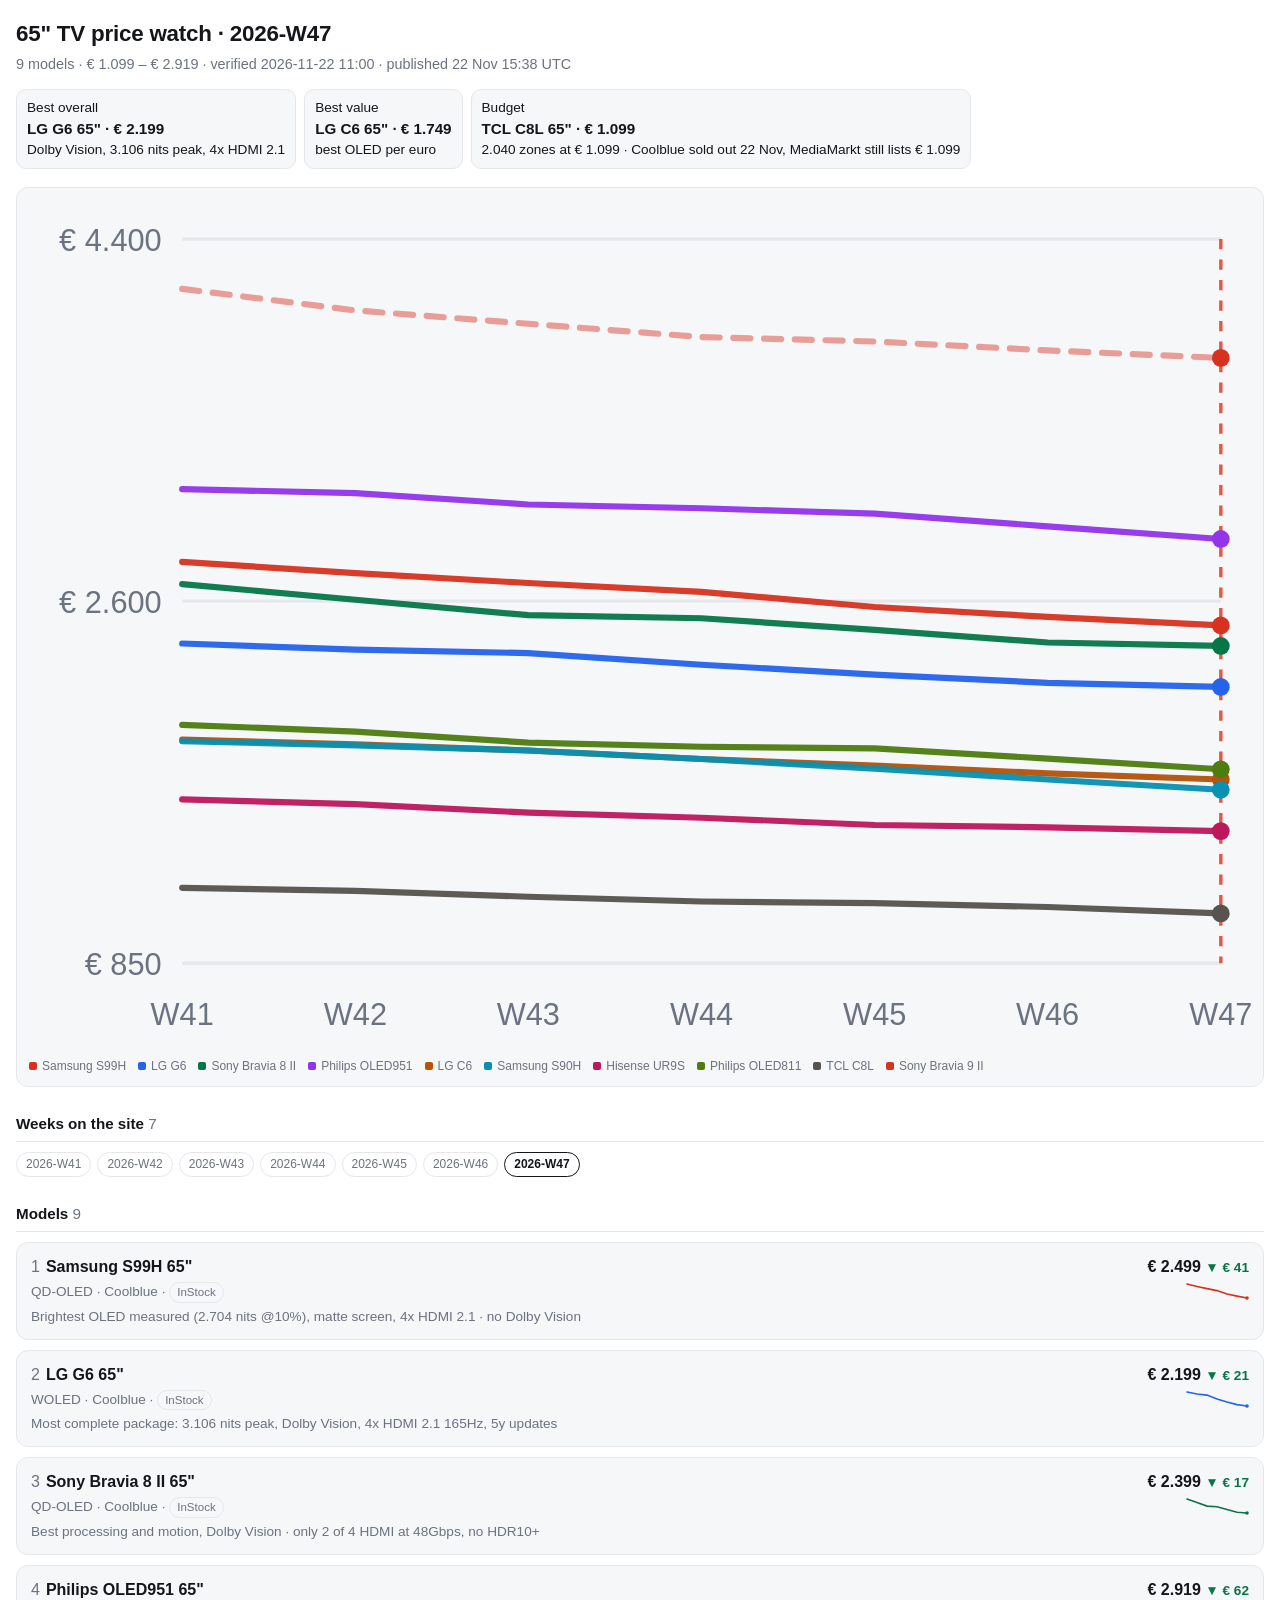
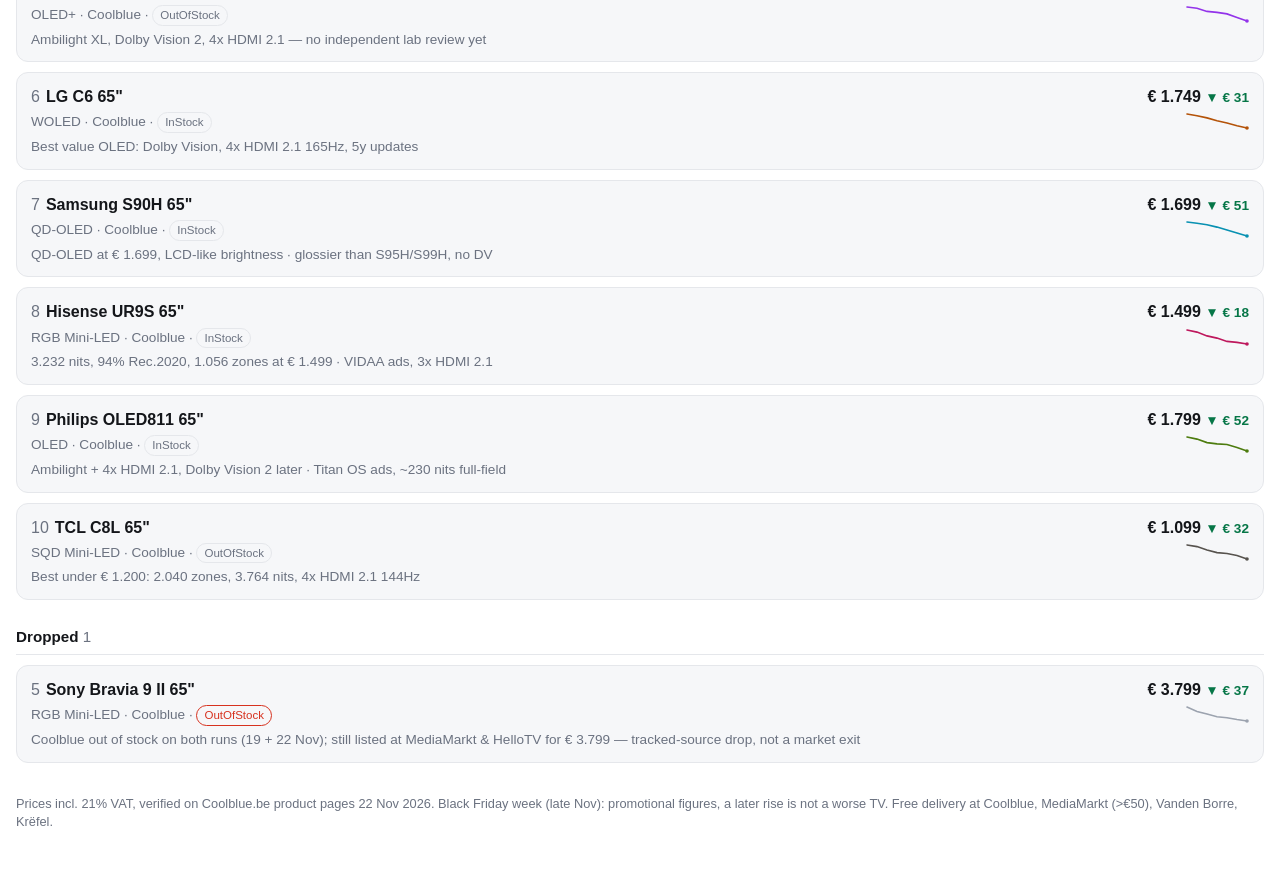
<file: _preview_tv_test.html>
<!doctype html>
<html lang="en"><head>
<meta charset="utf-8">
<meta name="viewport" content="width=device-width, initial-scale=1">
<meta name="robots" content="noindex, nofollow">
<meta name="x-mock" content="1">
<title>65&quot; TV price watch — 2026-W47</title>
<style>/* Shared stylesheet for every Hermes report page.
   One file so all reports look identical on the phone. */
:root {
  --bg: #ffffff;
  --fg: #14161a;
  --muted: #6b7280;
  --card: #f6f7f9;
  --line: #e5e7eb;
  --accent: #d7321f;
  --ok: #067647;
}
@media (prefers-color-scheme: dark) {
  :root {
    --bg: #0f1115;
    --fg: #e8eaed;
    --muted: #9aa0a6;
    --card: #191c22;
    --line: #2a2e36;
    --accent: #ff5a45;
    --ok: #4ade80;
  }
}
* { box-sizing: border-box; }
body {
  margin: 0;
  padding: 18px 16px 48px;
  background: var(--bg);
  color: var(--fg);
  font: 16px/1.45 -apple-system, BlinkMacSystemFont, "Segoe UI", Roboto, sans-serif;
  -webkit-text-size-adjust: 100%;
}
header { margin-bottom: 18px; }
h1 { font-size: 1.4rem; margin: 0 0 4px; letter-spacing: -0.01em; }
.sub { color: var(--muted); font-size: 0.9rem; }
a { color: inherit; text-decoration: none; }

.grid {
  display: grid;
  grid-template-columns: repeat(2, 1fr);
  gap: 12px;
}
@media (min-width: 620px) { .grid { grid-template-columns: repeat(3, 1fr); } }
@media (min-width: 900px) { .grid { grid-template-columns: repeat(5, 1fr); } }

.card {
  background: var(--card);
  border: 1px solid var(--line);
  border-radius: 12px;
  overflow: hidden;
  display: flex;
  flex-direction: column;
}
.card:active { transform: scale(0.985); }
.card img {
  width: 100%;
  aspect-ratio: 1 / 1;
  object-fit: cover;
  display: block;
  background: #fff;
}
.card .meta {
  padding: 8px 10px 10px;
  display: flex;
  align-items: baseline;
  gap: 8px;
  flex-wrap: wrap;
}
.price { font-weight: 650; font-size: 1.02rem; }
.disc {
  color: var(--accent);
  font-size: 0.8rem;
  font-weight: 600;
}
.band {
  margin: 26px 0 10px;
  font-size: 0.95rem;
  font-weight: 650;
  color: var(--fg);
  border-bottom: 1px solid var(--line);
  padding-bottom: 6px;
}
.band span { color: var(--muted); font-weight: 400; }

/* index page */
.list { display: grid; gap: 10px; }
.row {
  display: flex;
  justify-content: space-between;
  align-items: center;
  gap: 12px;
  background: var(--card);
  border: 1px solid var(--line);
  border-radius: 12px;
  padding: 14px 16px;
}
.row .name { font-weight: 600; }
.row .when { color: var(--muted); font-size: 0.85rem; }
.empty { color: var(--muted); padding: 24px 0; }
footer { margin-top: 32px; color: var(--muted); font-size: 0.8rem; }

/* report rows with a value column (price watch, status lists) */
.rows { display: grid; gap: 10px; }
.rrow {
  display: grid;
  grid-template-columns: 1fr auto;
  gap: 4px 12px;
  background: var(--card);
  border: 1px solid var(--line);
  border-radius: 12px;
  padding: 12px 14px;
}
.rrow:active { transform: scale(0.99); }
.rname { font-weight: 650; }
.rname .rank { color: var(--muted); font-weight: 500; margin-right: 6px; }
.rprice { font-weight: 650; text-align: right; white-space: nowrap; }
.rmeta { color: var(--muted); font-size: 0.85rem; grid-column: 1 / -1; }
.rwhy { color: var(--muted); font-size: 0.85rem; grid-column: 1 / -1; }
.delta { font-size: 0.85rem; font-weight: 600; }
.delta.down { color: var(--ok); }
.delta.up { color: var(--accent); }
.pill {
  display: inline-block; font-size: 0.72rem; padding: 1px 7px;
  border-radius: 999px; border: 1px solid var(--line); color: var(--muted);
}
.pill.dropped { color: var(--accent); border-color: var(--accent); }
.chips { display: flex; flex-wrap: wrap; gap: 8px; margin: 14px 0 6px; }
.chip {
  background: var(--card); border: 1px solid var(--line); border-radius: 10px;
  padding: 8px 10px; font-size: 0.85rem;
}
.chip b { display: block; font-size: 0.95rem; }

/* price-watch: chart, week pills, sparklines, archive table */
.chart {
  background: var(--card); border: 1px solid var(--line); border-radius: 12px;
  padding: 10px 8px 6px; margin: 14px 0 4px;
}
.lgwrap { display: flex; flex-wrap: wrap; gap: 6px 12px; font-size: 0.75rem; color: var(--muted); padding: 0 4px 4px; }
.lg i { display: inline-block; width: 8px; height: 8px; border-radius: 2px; margin-right: 5px; }
.weeks { display: flex; flex-wrap: wrap; gap: 6px; margin: 4px 0 0; }
.weeks .pill { margin: 0; padding: 3px 9px; font-size: 0.75rem; }
.pill.cur { color: var(--fg); border-color: var(--fg); font-weight: 600; }
.rspark { float: right; }
.rspark svg { display: block; }
.tablewrap { overflow-x: auto; -webkit-overflow-scrolling: touch; }
.grid-table { border-collapse: collapse; font-size: 0.85rem; font-variant-numeric: tabular-nums; width: 100%; }
.grid-table th, .grid-table td { padding: 7px 8px; border-bottom: 1px solid var(--line); text-align: right; white-space: nowrap; }
.grid-table th:first-child, .grid-table td:first-child { text-align: left; }
.grid-table td.nw { white-space: normal; min-width: 150px; }
.grid-table th { color: var(--muted); font-weight: 600; font-size: 0.78rem; }
.grid-table .cur { background: color-mix(in srgb, var(--accent) 10%, transparent); }
.note { color: var(--muted); font-size: 0.85rem; padding: 12px 4px; }
</style>
</head><body>
<header>
  <h1>65" TV price watch · 2026-W47</h1>
  <div class="sub">9 models · € 1.099 – € 2.919 · verified 2026-11-22 11:00 · published 22 Nov 15:38 UTC</div>
  <div class="chips"><div class="chip">Best overall<b>LG G6 65&quot; · € 2.199</b>Dolby Vision, 3.106 nits peak, 4x HDMI 2.1</div><div class="chip">Best value<b>LG C6 65&quot; · € 1.749</b>best OLED per euro</div><div class="chip">Budget<b>TCL C8L 65&quot; · € 1.099</b>2.040 zones at € 1.099 · Coolblue sold out 22 Nov, MediaMarkt still lists € 1.099</div></div>
</header>
<div class="chart">
<svg viewBox="0 0 360 250" width="100%" role="img" aria-label="Price history, last 7 weeks"><line x1="46" y1="224.0" x2="350" y2="224.0" stroke="var(--line)" stroke-width="1"/><text x="40" y="227.5" fill="var(--muted)" font-size="9" text-anchor="end">€ 850</text><line x1="46" y1="118.0" x2="350" y2="118.0" stroke="var(--line)" stroke-width="1"/><text x="40" y="121.5" fill="var(--muted)" font-size="9" text-anchor="end">€ 2.600</text><line x1="46" y1="12.0" x2="350" y2="12.0" stroke="var(--line)" stroke-width="1"/><text x="40" y="15.5" fill="var(--muted)" font-size="9" text-anchor="end">€ 4.400</text><text x="46.0" y="242" fill="var(--muted)" font-size="9" text-anchor="middle">W41</text><text x="96.7" y="242" fill="var(--muted)" font-size="9" text-anchor="middle">W42</text><text x="147.3" y="242" fill="var(--muted)" font-size="9" text-anchor="middle">W43</text><text x="198.0" y="242" fill="var(--muted)" font-size="9" text-anchor="middle">W44</text><text x="248.7" y="242" fill="var(--muted)" font-size="9" text-anchor="middle">W45</text><text x="299.3" y="242" fill="var(--muted)" font-size="9" text-anchor="middle">W46</text><text x="350.0" y="242" fill="var(--muted)" font-size="9" text-anchor="middle">W47</text><line x1="350.0" y1="12" x2="350.0" y2="224" stroke="var(--accent)" stroke-width="1" stroke-dasharray="3 3" opacity="0.8"/><path d="M46.0,106.5 L96.7,109.8 L147.3,112.7 L198.0,115.3 L248.7,119.7 L299.3,122.6 L350.0,125.1" fill="none" stroke="#d7321f" stroke-width="1.8" stroke-linecap="round" opacity="0.95"/><circle cx="350.0" cy="125.1" r="2.6" fill="#d7321f"/><path d="M46.0,130.4 L96.7,132.2 L147.3,133.2 L198.0,136.6 L248.7,139.5 L299.3,141.9 L350.0,143.1" fill="none" stroke="#2563eb" stroke-width="1.8" stroke-linecap="round" opacity="0.95"/><circle cx="350.0" cy="143.1" r="2.6" fill="#2563eb"/><path d="M46.0,113.0 L96.7,117.6 L147.3,122.1 L198.0,123.0 L248.7,126.4 L299.3,130.1 L350.0,131.1" fill="none" stroke="#067647" stroke-width="1.8" stroke-linecap="round" opacity="0.95"/><circle cx="350.0" cy="131.1" r="2.6" fill="#067647"/><path d="M46.0,85.2 L96.7,86.4 L147.3,89.7 L198.0,90.8 L248.7,92.4 L299.3,96.1 L350.0,99.8" fill="none" stroke="#9333ea" stroke-width="1.8" stroke-linecap="round" opacity="0.95"/><circle cx="350.0" cy="99.8" r="2.6" fill="#9333ea"/><path d="M46.0,158.5 L96.7,159.9 L147.3,161.7 L198.0,164.2 L248.7,166.1 L299.3,168.4 L350.0,170.2" fill="none" stroke="#b45309" stroke-width="1.8" stroke-linecap="round" opacity="0.95"/><circle cx="350.0" cy="170.2" r="2.6" fill="#b45309"/><path d="M46.0,159.0 L96.7,160.2 L147.3,161.7 L198.0,164.2 L248.7,167.0 L299.3,170.2 L350.0,173.2" fill="none" stroke="#0891b2" stroke-width="1.8" stroke-linecap="round" opacity="0.95"/><circle cx="350.0" cy="173.2" r="2.6" fill="#0891b2"/><path d="M46.0,176.0 L96.7,177.4 L147.3,179.9 L198.0,181.4 L248.7,183.5 L299.3,184.2 L350.0,185.3" fill="none" stroke="#be185d" stroke-width="1.8" stroke-linecap="round" opacity="0.95"/><circle cx="350.0" cy="185.3" r="2.6" fill="#be185d"/><path d="M46.0,154.2 L96.7,156.2 L147.3,159.4 L198.0,160.6 L248.7,161.1 L299.3,164.1 L350.0,167.2" fill="none" stroke="#4d7c0f" stroke-width="1.8" stroke-linecap="round" opacity="0.95"/><circle cx="350.0" cy="167.2" r="2.6" fill="#4d7c0f"/><path d="M46.0,201.9 L96.7,202.8 L147.3,204.5 L198.0,205.9 L248.7,206.4 L299.3,207.5 L350.0,209.4" fill="none" stroke="#57534e" stroke-width="1.8" stroke-linecap="round" opacity="0.95"/><circle cx="350.0" cy="209.4" r="2.6" fill="#57534e"/><path d="M46.0,26.6 L96.7,32.9 L147.3,36.8 L198.0,40.7 L248.7,42.0 L299.3,44.6 L350.0,46.8" fill="none" stroke="#d7321f" stroke-width="1.8" stroke-linecap="round" opacity="0.45" stroke-dasharray="5 4"/><circle cx="350.0" cy="46.8" r="2.6" fill="#d7321f"/></svg>
<div class="lgwrap"><span class="lg"><i style="background:#d7321f"></i>Samsung S99H</span><span class="lg"><i style="background:#2563eb"></i>LG G6</span><span class="lg"><i style="background:#067647"></i>Sony Bravia 8 II</span><span class="lg"><i style="background:#9333ea"></i>Philips OLED951</span><span class="lg"><i style="background:#b45309"></i>LG C6</span><span class="lg"><i style="background:#0891b2"></i>Samsung S90H</span><span class="lg"><i style="background:#be185d"></i>Hisense UR9S</span><span class="lg"><i style="background:#4d7c0f"></i>Philips OLED811</span><span class="lg"><i style="background:#57534e"></i>TCL C8L</span><span class="lg"><i style="background:#d7321f"></i>Sony Bravia 9 II</span></div>
</div>
<h2 class="band">Weeks on the site <span>7</span></h2>
<div class="weeks"><a class="pill" href="2026-W41.html">2026-W41</a><a class="pill" href="2026-W42.html">2026-W42</a><a class="pill" href="2026-W43.html">2026-W43</a><a class="pill" href="2026-W44.html">2026-W44</a><a class="pill" href="2026-W45.html">2026-W45</a><a class="pill" href="2026-W46.html">2026-W46</a><a class="pill cur" href="2026-W47.html">2026-W47</a></div>
<h2 class="band">Models <span>9</span></h2>
<div class="rows"><a class="rrow" href="https://www.coolblue.be/en/product/978717/samsung-oled-65-s99h-2026.html" rel="noopener"><div class="rname"><span class="rank">1</span>Samsung S99H 65&quot;</div><div class="rprice">€ 2.499 <span class="delta down">▼ € 41</span></div><div class="rmeta">QD-OLED · Coolblue · <span class="pill">InStock</span><span class="rspark"><svg width="64" height="18" viewBox="0 0 64 18" aria-hidden="true"><path d="M2.0,2.0 L12.0,4.5 L22.0,6.6 L32.0,8.6 L42.0,12.0 L52.0,14.1 L62.0,16.0" fill="none" stroke="#d7321f" stroke-width="1.6" stroke-linecap="round"/><circle cx="62.0" cy="16.0" r="1.8" fill="#d7321f"/></svg></span></div><div class="rwhy">Brightest OLED measured (2.704 nits @10%), matte screen, 4x HDMI 2.1 · no Dolby Vision</div></a><a class="rrow" href="https://www.coolblue.be/en/product/977591/lg-oled-evo-65-inches-g6-2026.html" rel="noopener"><div class="rname"><span class="rank">2</span>LG G6 65&quot;</div><div class="rprice">€ 2.199 <span class="delta down">▼ € 21</span></div><div class="rmeta">WOLED · Coolblue · <span class="pill">InStock</span><span class="rspark"><svg width="64" height="18" viewBox="0 0 64 18" aria-hidden="true"><path d="M2.0,2.0 L12.0,4.0 L22.0,5.1 L32.0,8.9 L42.0,12.0 L52.0,14.6 L62.0,16.0" fill="none" stroke="#2563eb" stroke-width="1.6" stroke-linecap="round"/><circle cx="62.0" cy="16.0" r="1.8" fill="#2563eb"/></svg></span></div><div class="rwhy">Most complete package: 3.106 nits peak, Dolby Vision, 4x HDMI 2.1 165Hz, 5y updates</div></a><a class="rrow" href="https://www.coolblue.be/en/product/962908/sony-bravia-8-ii-65-inches-qd-oled-2025.html" rel="noopener"><div class="rname"><span class="rank">3</span>Sony Bravia 8 II 65&quot;</div><div class="rprice">€ 2.399 <span class="delta down">▼ € 17</span></div><div class="rmeta">QD-OLED · Coolblue · <span class="pill">InStock</span><span class="rspark"><svg width="64" height="18" viewBox="0 0 64 18" aria-hidden="true"><path d="M2.0,2.0 L12.0,5.6 L22.0,9.1 L32.0,9.8 L42.0,12.4 L52.0,15.2 L62.0,16.0" fill="none" stroke="#067647" stroke-width="1.6" stroke-linecap="round"/><circle cx="62.0" cy="16.0" r="1.8" fill="#067647"/></svg></span></div><div class="rwhy">Best processing and motion, Dolby Vision · only 2 of 4 HDMI at 48Gbps, no HDR10+</div></a><a class="rrow" href="https://www.coolblue.be/en/product/981675/philips-ambilight-65-oled951-2026.html" rel="noopener"><div class="rname"><span class="rank">4</span>Philips OLED951 65&quot;</div><div class="rprice">€ 2.919 <span class="delta down">▼ € 62</span></div><div class="rmeta">OLED+ · Coolblue · <span class="pill">OutOfStock</span><span class="rspark"><svg width="64" height="18" viewBox="0 0 64 18" aria-hidden="true"><path d="M2.0,2.0 L12.0,3.2 L22.0,6.4 L32.0,7.4 L42.0,8.9 L52.0,12.4 L62.0,16.0" fill="none" stroke="#9333ea" stroke-width="1.6" stroke-linecap="round"/><circle cx="62.0" cy="16.0" r="1.8" fill="#9333ea"/></svg></span></div><div class="rwhy">Ambilight XL, Dolby Vision 2, 4x HDMI 2.1 — no independent lab review yet</div></a><a class="rrow" href="https://www.coolblue.be/en/product/977596/lg-oled-evo-65-inches-c6-2026.html" rel="noopener"><div class="rname"><span class="rank">6</span>LG C6 65&quot;</div><div class="rprice">€ 1.749 <span class="delta down">▼ € 31</span></div><div class="rmeta">WOLED · Coolblue · <span class="pill">InStock</span><span class="rspark"><svg width="64" height="18" viewBox="0 0 64 18" aria-hidden="true"><path d="M2.0,2.0 L12.0,3.7 L22.0,5.9 L32.0,8.7 L42.0,11.0 L52.0,13.8 L62.0,16.0" fill="none" stroke="#b45309" stroke-width="1.6" stroke-linecap="round"/><circle cx="62.0" cy="16.0" r="1.8" fill="#b45309"/></svg></span></div><div class="rwhy">Best value OLED: Dolby Vision, 4x HDMI 2.1 165Hz, 5y updates</div></a><a class="rrow" href="https://www.coolblue.be/en/product/978726/samsung-oled-65-inches-s90h-2026.html" rel="noopener"><div class="rname"><span class="rank">7</span>Samsung S90H 65&quot;</div><div class="rprice">€ 1.699 <span class="delta down">▼ € 51</span></div><div class="rmeta">QD-OLED · Coolblue · <span class="pill">InStock</span><span class="rspark"><svg width="64" height="18" viewBox="0 0 64 18" aria-hidden="true"><path d="M2.0,2.0 L12.0,3.2 L22.0,4.7 L32.0,7.1 L42.0,9.9 L52.0,13.0 L62.0,16.0" fill="none" stroke="#0891b2" stroke-width="1.6" stroke-linecap="round"/><circle cx="62.0" cy="16.0" r="1.8" fill="#0891b2"/></svg></span></div><div class="rwhy">QD-OLED at € 1.699, LCD-like brightness · glossier than S95H/S99H, no DV</div></a><a class="rrow" href="https://www.coolblue.be/en/product/979166/hisense-rgb-mini-led-65-inches-ur9s-2026.html" rel="noopener"><div class="rname"><span class="rank">8</span>Hisense UR9S 65&quot;</div><div class="rprice">€ 1.499 <span class="delta down">▼ € 18</span></div><div class="rmeta">RGB Mini-LED · Coolblue · <span class="pill">InStock</span><span class="rspark"><svg width="64" height="18" viewBox="0 0 64 18" aria-hidden="true"><path d="M2.0,2.0 L12.0,4.1 L22.0,7.9 L32.0,10.1 L42.0,13.4 L52.0,14.4 L62.0,16.0" fill="none" stroke="#be185d" stroke-width="1.6" stroke-linecap="round"/><circle cx="62.0" cy="16.0" r="1.8" fill="#be185d"/></svg></span></div><div class="rwhy">3.232 nits, 94% Rec.2020, 1.056 zones at € 1.499 · VIDAA ads, 3x HDMI 2.1</div></a><a class="rrow" href="https://www.coolblue.be/en/product/981672/philips-ambilight-65-inches-oled811-2026.html" rel="noopener"><div class="rname"><span class="rank">9</span>Philips OLED811 65&quot;</div><div class="rprice">€ 1.799 <span class="delta down">▼ € 52</span></div><div class="rmeta">OLED · Coolblue · <span class="pill">InStock</span><span class="rspark"><svg width="64" height="18" viewBox="0 0 64 18" aria-hidden="true"><path d="M2.0,2.0 L12.0,4.1 L22.0,7.6 L32.0,8.9 L42.0,9.5 L52.0,12.6 L62.0,16.0" fill="none" stroke="#4d7c0f" stroke-width="1.6" stroke-linecap="round"/><circle cx="62.0" cy="16.0" r="1.8" fill="#4d7c0f"/></svg></span></div><div class="rwhy">Ambilight + 4x HDMI 2.1, Dolby Vision 2 later · Titan OS ads, ~230 nits full-field</div></a><a class="rrow" href="https://www.coolblue.be/en/product/978446/tcl-sqd-mini-led-65-inches-c89l-2026.html" rel="noopener"><div class="rname"><span class="rank">10</span>TCL C8L 65&quot;</div><div class="rprice">€ 1.099 <span class="delta down">▼ € 32</span></div><div class="rmeta">SQD Mini-LED · Coolblue · <span class="pill">OutOfStock</span><span class="rspark"><svg width="64" height="18" viewBox="0 0 64 18" aria-hidden="true"><path d="M2.0,2.0 L12.0,3.6 L22.0,6.9 L32.0,9.6 L42.0,10.5 L52.0,12.4 L62.0,16.0" fill="none" stroke="#57534e" stroke-width="1.6" stroke-linecap="round"/><circle cx="62.0" cy="16.0" r="1.8" fill="#57534e"/></svg></span></div><div class="rwhy">Best under € 1.200: 2.040 zones, 3.764 nits, 4x HDMI 2.1 144Hz</div></a></div>
<h2 class="band">Dropped <span>1</span></h2><div class="rows"><a class="rrow" href="https://www.coolblue.be/en/product/980691/sony-bravia-9-ii-true-rgb-65-inches-2026.html" rel="noopener"><div class="rname"><span class="rank">5</span>Sony Bravia 9 II 65&quot;</div><div class="rprice">€ 3.799 <span class="delta down">▼ € 37</span></div><div class="rmeta">RGB Mini-LED · Coolblue · <span class="pill dropped">OutOfStock</span><span class="rspark"><svg width="64" height="18" viewBox="0 0 64 18" aria-hidden="true"><path d="M2.0,2.0 L12.0,6.4 L22.0,9.1 L32.0,11.7 L42.0,12.7 L52.0,14.5 L62.0,16.0" fill="none" stroke="#9ca3af" stroke-width="1.6" stroke-linecap="round"/><circle cx="62.0" cy="16.0" r="1.8" fill="#9ca3af"/></svg></span></div><div class="rwhy">Coolblue out of stock on both runs (19 + 22 Nov); still listed at MediaMarkt &amp; HelloTV for € 3.799 — tracked-source drop, not a market exit</div></a></div>
<footer>Prices incl. 21% VAT, verified on Coolblue.be product pages 22 Nov 2026. Black Friday week (late Nov): promotional figures, a later rise is not a worse TV. Free delivery at Coolblue, MediaMarkt (&gt;€50), Vanden Borre, Krëfel.</footer>
</body></html>
</file>
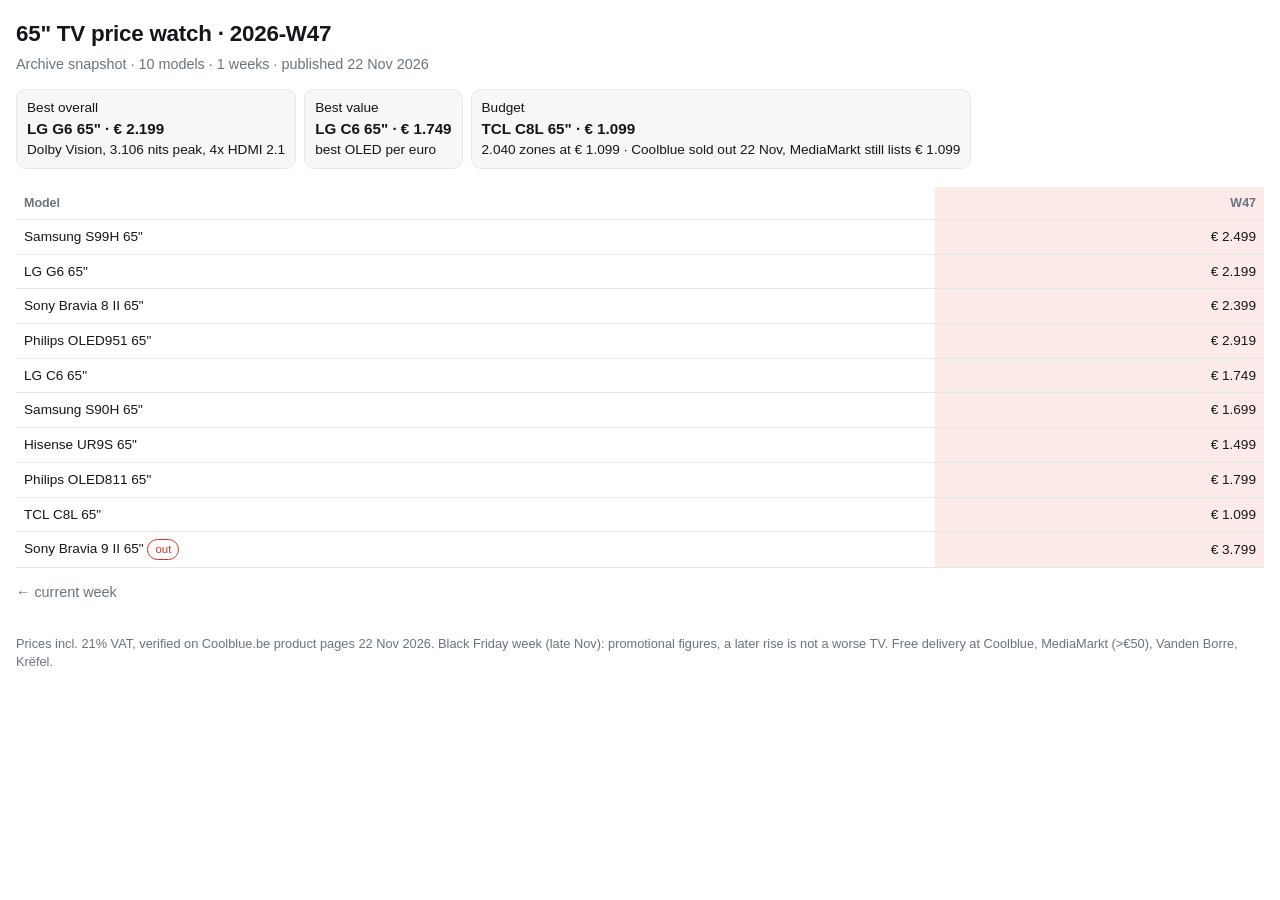
<file: tv/2026-W47.html>
<!doctype html>
<html lang="en"><head>
<meta charset="utf-8">
<meta name="viewport" content="width=device-width, initial-scale=1">
<meta name="robots" content="noindex, nofollow">
<title>65&quot; TV price watch — 2026-W47 (archive)</title>
<link rel="stylesheet" href="../assets/report.css">
</head><body>
<header>
  <h1>65" TV price watch · 2026-W47</h1>
  <div class="sub">Archive snapshot · 10 models · 1 weeks · published 22 Nov 2026</div>
  <div class="chips"><div class="chip">Best overall<b>LG G6 65&quot; · € 2.199</b>Dolby Vision, 3.106 nits peak, 4x HDMI 2.1</div><div class="chip">Best value<b>LG C6 65&quot; · € 1.749</b>best OLED per euro</div><div class="chip">Budget<b>TCL C8L 65&quot; · € 1.099</b>2.040 zones at € 1.099 · Coolblue sold out 22 Nov, MediaMarkt still lists € 1.099</div></div>
</header>
<div class="tablewrap">
<table class="grid-table">
<thead><tr><th>Model</th><th class="cur">W47</th></tr></thead>
<tbody><tr><td class="nw"><a href="https://www.coolblue.be/en/product/978717/samsung-oled-65-s99h-2026.html" rel="noopener">Samsung S99H 65&quot;</a></td><td class="cur">€ 2.499</td></tr><tr><td class="nw"><a href="https://www.coolblue.be/en/product/977591/lg-oled-evo-65-inches-g6-2026.html" rel="noopener">LG G6 65&quot;</a></td><td class="cur">€ 2.199</td></tr><tr><td class="nw"><a href="https://www.coolblue.be/en/product/962908/sony-bravia-8-ii-65-inches-qd-oled-2025.html" rel="noopener">Sony Bravia 8 II 65&quot;</a></td><td class="cur">€ 2.399</td></tr><tr><td class="nw"><a href="https://www.coolblue.be/en/product/981675/philips-ambilight-65-oled951-2026.html" rel="noopener">Philips OLED951 65&quot;</a></td><td class="cur">€ 2.919</td></tr><tr><td class="nw"><a href="https://www.coolblue.be/en/product/977596/lg-oled-evo-65-inches-c6-2026.html" rel="noopener">LG C6 65&quot;</a></td><td class="cur">€ 1.749</td></tr><tr><td class="nw"><a href="https://www.coolblue.be/en/product/978726/samsung-oled-65-inches-s90h-2026.html" rel="noopener">Samsung S90H 65&quot;</a></td><td class="cur">€ 1.699</td></tr><tr><td class="nw"><a href="https://www.coolblue.be/en/product/979166/hisense-rgb-mini-led-65-inches-ur9s-2026.html" rel="noopener">Hisense UR9S 65&quot;</a></td><td class="cur">€ 1.499</td></tr><tr><td class="nw"><a href="https://www.coolblue.be/en/product/981672/philips-ambilight-65-inches-oled811-2026.html" rel="noopener">Philips OLED811 65&quot;</a></td><td class="cur">€ 1.799</td></tr><tr><td class="nw"><a href="https://www.coolblue.be/en/product/978446/tcl-sqd-mini-led-65-inches-c89l-2026.html" rel="noopener">TCL C8L 65&quot;</a></td><td class="cur">€ 1.099</td></tr><tr><td class="nw"><a href="https://www.coolblue.be/en/product/980691/sony-bravia-9-ii-true-rgb-65-inches-2026.html" rel="noopener">Sony Bravia 9 II 65&quot;</a> <span class="pill dropped">out</span></td><td class="cur">€ 3.799</td></tr></tbody>
</table>
</div>
<p class="sub" style="margin-top:14px"><a href="index.html">← current week</a></p>
<footer>Prices incl. 21% VAT, verified on Coolblue.be product pages 22 Nov 2026. Black Friday week (late Nov): promotional figures, a later rise is not a worse TV. Free delivery at Coolblue, MediaMarkt (&gt;€50), Vanden Borre, Krëfel.</footer>
</body></html>
</file>
<file: assets/report.css>
/* Shared stylesheet for every Hermes report page.
   One file so all reports look identical on the phone. */
:root {
  --bg: #ffffff;
  --fg: #14161a;
  --muted: #6b7280;
  --card: #f6f7f9;
  --line: #e5e7eb;
  --accent: #d7321f;
  --ok: #067647;
}
@media (prefers-color-scheme: dark) {
  :root {
    --bg: #0f1115;
    --fg: #e8eaed;
    --muted: #9aa0a6;
    --card: #191c22;
    --line: #2a2e36;
    --accent: #ff5a45;
    --ok: #4ade80;
  }
}
* { box-sizing: border-box; }
body {
  margin: 0;
  padding: 18px 16px 48px;
  background: var(--bg);
  color: var(--fg);
  font: 16px/1.45 -apple-system, BlinkMacSystemFont, "Segoe UI", Roboto, sans-serif;
  -webkit-text-size-adjust: 100%;
}
header { margin-bottom: 18px; }
h1 { font-size: 1.4rem; margin: 0 0 4px; letter-spacing: -0.01em; }
.sub { color: var(--muted); font-size: 0.9rem; }
a { color: inherit; text-decoration: none; }

.grid {
  display: grid;
  grid-template-columns: repeat(2, 1fr);
  gap: 12px;
}
@media (min-width: 620px) { .grid { grid-template-columns: repeat(3, 1fr); } }
@media (min-width: 900px) { .grid { grid-template-columns: repeat(5, 1fr); } }

.card {
  background: var(--card);
  border: 1px solid var(--line);
  border-radius: 12px;
  overflow: hidden;
  display: flex;
  flex-direction: column;
}
.card:active { transform: scale(0.985); }
.card img {
  width: 100%;
  aspect-ratio: 1 / 1;
  object-fit: cover;
  display: block;
  background: #fff;
}
.card .meta {
  padding: 8px 10px 10px;
  display: flex;
  align-items: baseline;
  gap: 8px;
  flex-wrap: wrap;
}
.price { font-weight: 650; font-size: 1.02rem; }
.disc {
  color: var(--accent);
  font-size: 0.8rem;
  font-weight: 600;
}
.band {
  margin: 26px 0 10px;
  font-size: 0.95rem;
  font-weight: 650;
  color: var(--fg);
  border-bottom: 1px solid var(--line);
  padding-bottom: 6px;
}
.band span { color: var(--muted); font-weight: 400; }

/* index page */
.list { display: grid; gap: 10px; }
.row {
  display: flex;
  justify-content: space-between;
  align-items: center;
  gap: 12px;
  background: var(--card);
  border: 1px solid var(--line);
  border-radius: 12px;
  padding: 14px 16px;
}
.row .name { font-weight: 600; }
.row .when { color: var(--muted); font-size: 0.85rem; }
.empty { color: var(--muted); padding: 24px 0; }
footer { margin-top: 32px; color: var(--muted); font-size: 0.8rem; }

/* report rows with a value column (price watch, status lists) */
.rows { display: grid; gap: 10px; }
.rrow {
  display: grid;
  grid-template-columns: 1fr auto;
  gap: 4px 12px;
  background: var(--card);
  border: 1px solid var(--line);
  border-radius: 12px;
  padding: 12px 14px;
}
.rrow:active { transform: scale(0.99); }
.rname { font-weight: 650; }
.rname .rank { color: var(--muted); font-weight: 500; margin-right: 6px; }
.rprice { font-weight: 650; text-align: right; white-space: nowrap; }
.rmeta { color: var(--muted); font-size: 0.85rem; grid-column: 1 / -1; }
.rwhy { color: var(--muted); font-size: 0.85rem; grid-column: 1 / -1; }
.delta { font-size: 0.85rem; font-weight: 600; }
.delta.down { color: var(--ok); }
.delta.up { color: var(--accent); }
.pill {
  display: inline-block; font-size: 0.72rem; padding: 1px 7px;
  border-radius: 999px; border: 1px solid var(--line); color: var(--muted);
}
.pill.dropped { color: var(--accent); border-color: var(--accent); }
.chips { display: flex; flex-wrap: wrap; gap: 8px; margin: 14px 0 6px; }
.chip {
  background: var(--card); border: 1px solid var(--line); border-radius: 10px;
  padding: 8px 10px; font-size: 0.85rem;
}
.chip b { display: block; font-size: 0.95rem; }

/* price-watch: chart, week pills, sparklines, archive table */
.chart {
  background: var(--card); border: 1px solid var(--line); border-radius: 12px;
  padding: 10px 8px 6px; margin: 14px 0 4px;
}
.lgwrap { display: flex; flex-wrap: wrap; gap: 6px 12px; font-size: 0.75rem; color: var(--muted); padding: 0 4px 4px; }
.lg i { display: inline-block; width: 8px; height: 8px; border-radius: 2px; margin-right: 5px; }
.weeks { display: flex; flex-wrap: wrap; gap: 6px; margin: 4px 0 0; }
.weeks .pill { margin: 0; padding: 3px 9px; font-size: 0.75rem; }
.pill.cur { color: var(--fg); border-color: var(--fg); font-weight: 600; }
.rspark { float: right; }
.rspark svg { display: block; }
.tablewrap { overflow-x: auto; -webkit-overflow-scrolling: touch; }
.grid-table { border-collapse: collapse; font-size: 0.85rem; font-variant-numeric: tabular-nums; width: 100%; }
.grid-table th, .grid-table td { padding: 7px 8px; border-bottom: 1px solid var(--line); text-align: right; white-space: nowrap; }
.grid-table th:first-child, .grid-table td:first-child { text-align: left; }
.grid-table td.nw { white-space: normal; min-width: 150px; }
.grid-table th { color: var(--muted); font-weight: 600; font-size: 0.78rem; }
.grid-table .cur { background: color-mix(in srgb, var(--accent) 10%, transparent); }
.note { color: var(--muted); font-size: 0.85rem; padding: 12px 4px; }

/* kickstarter cards: image on top, text below */
.ksgrid { display: grid; gap: 14px; }
@media (min-width: 700px) { .ksgrid { grid-template-columns: 1fr 1fr; } }
.kscard {
  display: block; background: var(--card); border: 1px solid var(--line);
  border-radius: 14px; overflow: hidden;
}
.kscard:active { transform: scale(0.99); }
.kscard img { width: 100%; height: auto; display: block; background: #fff; }
.ksbody { padding: 12px 14px 14px; }
.kstitle { font-weight: 650; font-size: 1.02rem; margin-bottom: 6px; }
.ksdesc { color: var(--muted); font-size: 0.86rem; }
.ksmeta { color: var(--muted); font-size: 0.75rem; margin-top: 8px; text-transform: uppercase; letter-spacing: .05em; }
</file>
